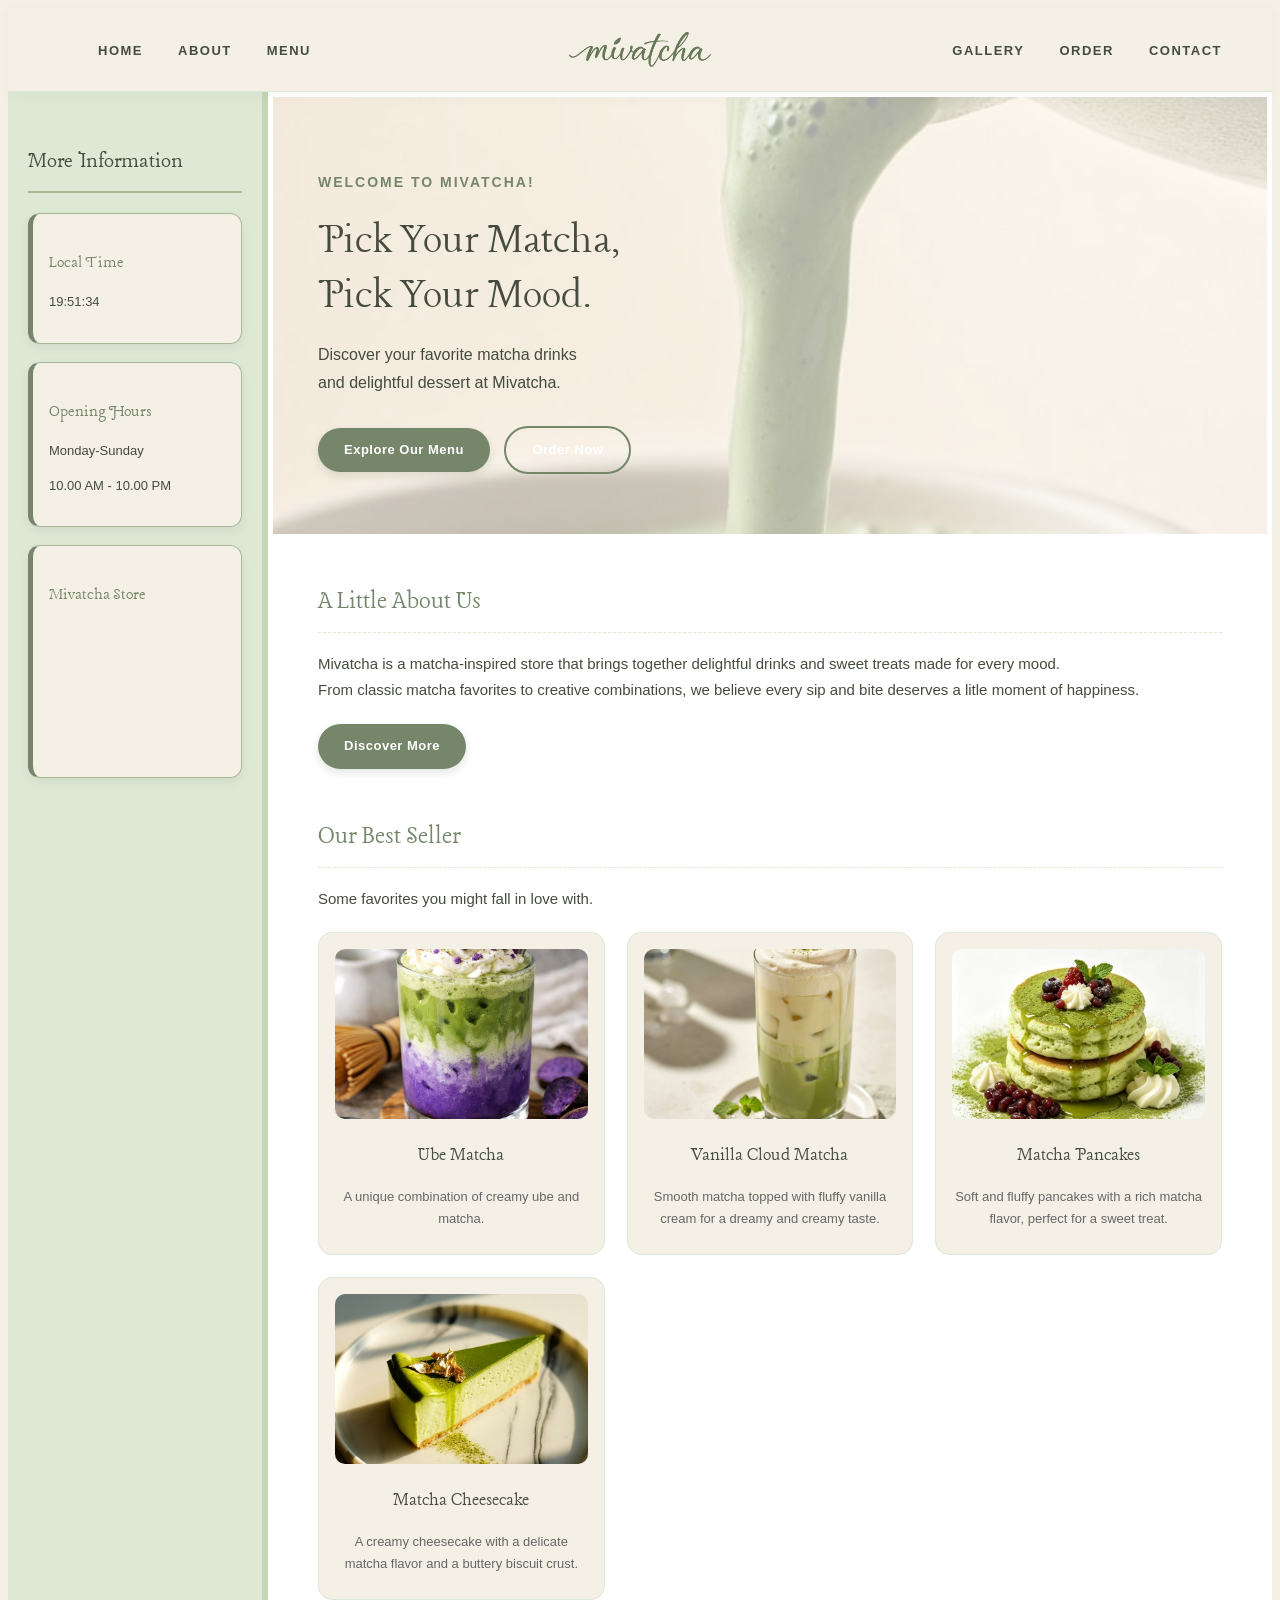
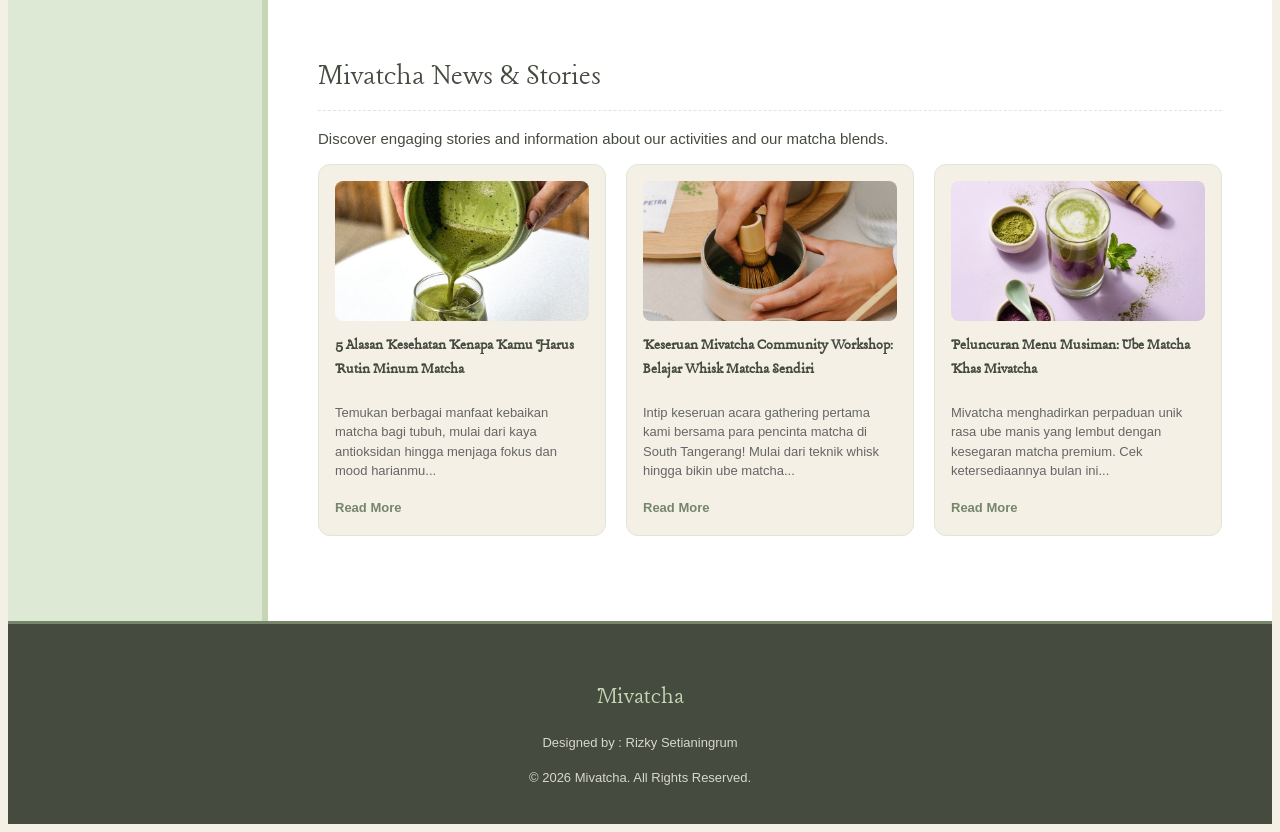
<file: index.html>
<!DOCTYPE html>
<html lang="en">
<head>
    <meta charset="UTF-8">
    <meta name="viewport" content="width=device-width, initial-scale=1.0">
    <title>Mivatcha | Pick Your Matcha, Pick Your Mood</title>
    <link rel="icon" href="images/logo m.png">
    <link rel="stylesheet" href="style.css">
    <link rel="stylesheet" href="https://fonts.googleapis.com/css?family=lancelot">
</head>
<body> 
    <!-- header -->
<header class="header">
    <nav class="navigasi-kiri">
        <ul>
            <li><a href="index.html">Home</a></li>
            <!-- dropdown about -->
            <li class="dropdown">
                <a href="about.html" class="dropbtn">About</a>
                <ul class="dropdown-content">
                    <li><a href="about.html#profile">About Mivatcha</a></li>
                    <li><a href="about.html#story">Our Story</a></li>
                    <li><a href="about.html#vision-mission">Vision & Mision</a></li>
                    <li><a href="about.html#goals">Goals</a></li>
                    <li><a href="about.html#team">Our Team</a></li>
                </ul>
            </li>

            <li><a href="menu.html">Menu</a></li>
        </ul>
    </nav>

    <div class="logo-container">
        <img src="images/Logo Kaligrafi Sage “mivatcha”.png" alt="Logo Mivatcha" class="logo-img">
    </div>

    <nav class="navigasi-kanan">
        <ul>
            <li><a href="gallery.html">Gallery</a></li>
            <li><a href="order.html">Order</a></li>
            <li><a href="contact.html">Contact</a></li>
        </ul>
    </nav>
</header>
<!-- sidebar -->
<aside class="sidebar">
    
    <h2>More Information</h2>

    <div class="clock-widget">
        <h3>Local Time</h3>
        <p id="digital-clock">00:00:00</p>
    </div>

    <div class="opening-hours">
        <h3>Opening Hours</h3>
        <p>Monday-Sunday</p>
        <p>10.00 AM - 10.00 PM</p>
    </div>

    <div class="youtube-video">
    <h3>Mivatcha Store</h3>
    <iframe src="https://www.youtube.com/embed/vztBQf_kU1M?si=RhCU1Ooqr7WZNze2" title="YouTube video player" frameborder="0" allow="accelerometer; autoplay; clipboard-write; encrypted-media; gyroscope; picture-in-picture; web-share" referrerpolicy="strict-origin-when-cross-origin" allowfullscreen></iframe>
</div>
</aside>

<main class="main-content">
<section class="hero">
    <div class="hero-text">
    <p class="subtitle">Welcome to Mivatcha!</p>
    <h1>Pick Your Matcha, <br> Pick Your Mood.</h1>
    
    <p>Discover your favorite matcha drinks <br> and delightful dessert at Mivatcha.
    </p>

    <a href="menu.html" class="button">Explore Our Menu</a>
    <a href="order.html" class="button button-secondary">Order Now</a>
    </div>

</section>

<section class="about-preview">
    <h2>A Little About Us</h2>
    <p>Mivatcha is a matcha-inspired store that brings together delightful drinks and sweet treats made for every mood.
    <br>
    From classic matcha favorites to creative combinations, we believe every sip and bite deserves a litle moment of happiness.
    </p>
    
    <a href="about.html" class="button">Discover More
    </a>
</section>

<section class="best-seller">
    <h2>Our Best Seller</h2>
    <p>Some favorites you might fall in love with.</p>

<div class="product-container">

    <div class="product-card">
        <img src="images/ube best seller.jpg" alt="Ube Matcha">
        <h3>Ube Matcha</h3>
        <p>A unique combination of creamy ube and matcha.</p>
    </div>

    <div class="product-card">
        <img src="images/Vanilla Cloud Matcha.jpg">
        <h3>Vanilla Cloud Matcha</h3>
        <p>Smooth matcha topped with fluffy vanilla cream for a dreamy and creamy taste.</p>
    </div>

    <div class="product-card">
        <img src="images/Matcha pancakes.jpg">
        <h3>Matcha Pancakes</h3>
        <p>Soft and fluffy pancakes with a rich matcha flavor, perfect for a sweet treat.</p>
    </div>

    <div class="product-card">
        <img src="images/matcha cheesecake.jpg">
        <h3>Matcha Cheesecake</h3>
        <p>A creamy cheesecake with a delicate matcha flavor and a buttery biscuit crust.</p>
    </div>
</div>
</section>
<!-- artikel mivatcha -->
<section class="articles-section">
    <h2>Mivatcha News & Stories</h2>
    <p class="articles-subtitle">Discover engaging stories and information about our activities and our matcha blends.</p>

    <div class="articles-container">
        <!-- Artikel 1 -->
        <article class="article-card">
            <img src="images/news.jpg" alt="Manfaat Matcha">
            <h3><a href="artikel1.html">5 Alasan Kesehatan Kenapa Kamu Harus Rutin Minum Matcha</a></h3>
            <p>Temukan berbagai manfaat kebaikan matcha bagi tubuh, mulai dari kaya antioksidan hingga menjaga fokus dan mood harianmu...</p>
            <a href="artikel1.html" class="read-more">Read More</a>
        </article>

        <!-- Artikel 2 -->
        <article class="article-card">
            <img src="images/whisk.jpg" alt="Workshop Mivatcha">
            <h3><a href="artikel2.html">Keseruan Mivatcha Community Workshop: Belajar Whisk Matcha Sendiri</a></h3>
            <p>Intip keseruan acara gathering pertama kami bersama para pencinta matcha di South Tangerang! Mulai dari teknik whisk hingga bikin ube matcha...</p>
            <a href="artikel2.html" class="read-more">Read More</a>
        </article>

        <!-- Artikel 3 -->
        <article class="article-card">
            <img src="images/ube.jpg" alt="Menu Musiman Mivatcha">
            <h3><a href="artikel3.html">Peluncuran Menu Musiman: Ube Matcha Khas Mivatcha</a></h3>
            <p>Mivatcha menghadirkan perpaduan unik rasa ube manis yang lembut dengan kesegaran matcha premium. Cek ketersediaannya bulan ini...</p>
            <a href="artikel3.html" class="read-more">Read More</a>
        </article>
    </div>
</section>
</main>

<!-- footer -->
 <footer>
    <div class="footer-content">
        <h2>Mivatcha</h2>
        <p>Designed by : Rizky Setianingrum</p>
        <p>&copy; 2026 Mivatcha. All Rights Reserved.</p>
    </div>
</footer>

<script src="script.js"></script>
</body>
</html>
</file>
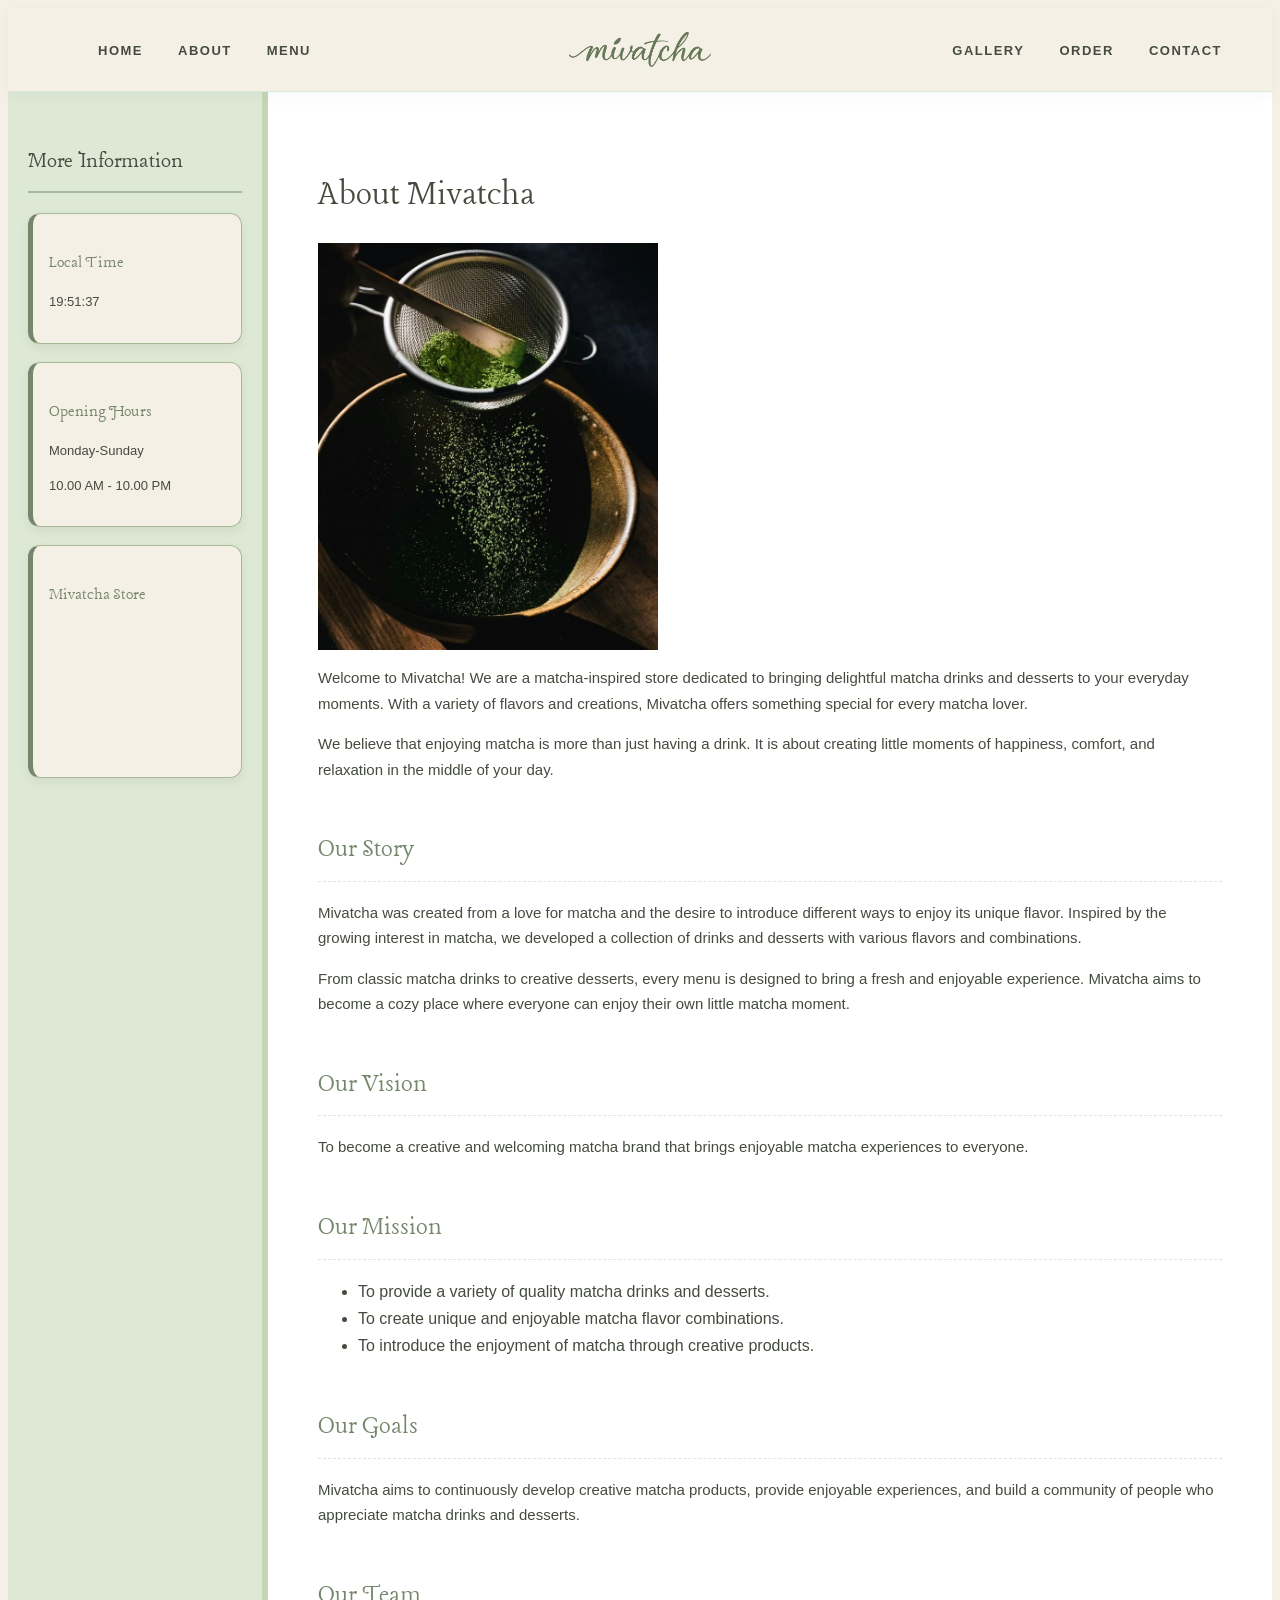
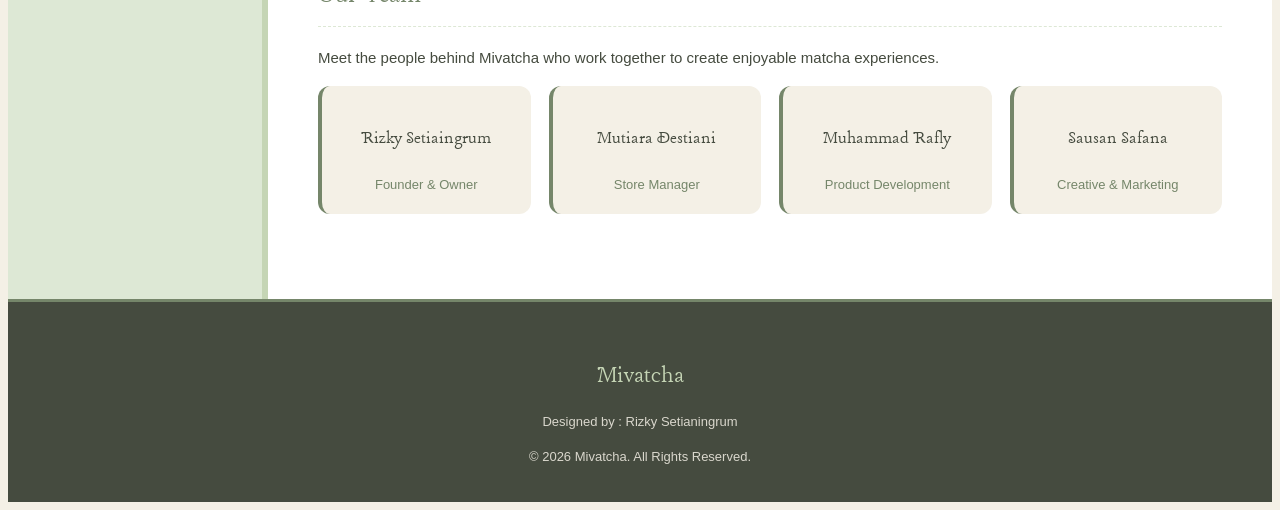
<file: about.html>
<!DOCTYPE html>
<html lang="en">
<head>
    <meta charset="UTF-8">
    <meta name="viewport" content="width=device-width, initial-scale=1.0">
    <title>About Us | Mivatcha</title>
    <link rel="icon" href="images/logo m.png">
    <link rel="stylesheet" href="style.css">
    <link rel="stylesheet" href="https://fonts.googleapis.com/css?family=lancelot">
</head>
<body> 
    <!-- header -->
<header class="header">
    <nav class="navigasi-kiri">
        <ul>
            <li><a href="index.html">Home</a></li>
            <!-- dropdown about -->
            <li class="dropdown">
                <a href="about.html" class="dropbtn">About</a>
                <ul class="dropdown-content">
                    <li><a href="about.html#profile">About Mivatcha</a></li>
                    <li><a href="about.html#story">Our Story</a></li>
                    <li><a href="about.html#vision-mission">Vision & Mision</a></li>
                    <li><a href="about.html#goals">Goals</a></li>
                    <li><a href="about.html#team">Our Team</a></li>
                </ul>
            </li>

            <li><a href="menu.html">Menu</a></li>
        </ul>
    </nav>

    <div class="logo-container">
        <img src="images/Logo Kaligrafi Sage “mivatcha”.png" alt="Logo Mivatcha" class="logo-img">
    </div>

    <nav class="navigasi-kanan">
        <ul>
            <li><a href="gallery.html">Gallery</a></li>
            <li><a href="order.html">Order</a></li>
            <li><a href="contact.html">Contact</a></li>
        </ul>
    </nav>
</header>
<!-- sidebar -->
<aside class="sidebar">
    
    <h2>More Information</h2>

    <div class="clock-widget">
        <h3>Local Time</h3>
        <p id="digital-clock">00:00:00</p>
    </div>

    <div class="opening-hours">
        <h3>Opening Hours</h3>
        <p>Monday-Sunday</p>
        <p>10.00 AM - 10.00 PM</p>
    </div>

    <div class="youtube-video">
    <h3>Mivatcha Store</h3>
    <iframe src="https://www.youtube.com/embed/vztBQf_kU1M?si=RhCU1Ooqr7WZNze2" title="YouTube video player" frameborder="0" allow="accelerometer; autoplay; clipboard-write; encrypted-media; gyroscope; picture-in-picture; web-share" referrerpolicy="strict-origin-when-cross-origin" allowfullscreen></iframe>
</div>
</aside>

<main class="main-content">

    <!-- about us -->
     <section id="profile" class="about-section">
        <h1>About Mivatcha</h1>
        <img src="images/making matcha 2.jpg" width="340px" height="340px" alt="Making Matcha">

        <p> Welcome to Mivatcha! We are a matcha-inspired store dedicated to bringing delightful matcha drinks and desserts to your everyday moments. With a variety of flavors and creations, Mivatcha offers something special for every matcha lover.</p>
        <p> We believe that enjoying matcha is more than just having a drink. It is about creating little moments of happiness, comfort, and relaxation in the middle of your day.</p>
     </section>

     <!-- our story -->
     <section id="story" class="story-selection">
        <h2>Our Story</h2>

        <p>Mivatcha was created from a love for matcha and the desire to introduce different ways to enjoy its unique flavor. Inspired by the growing interest in matcha, we developed a collection of drinks and desserts with various flavors and combinations.
        </p>
        <p>From classic matcha drinks to creative desserts, every menu is designed to bring a fresh and enjoyable experience. Mivatcha aims to become a cozy place where everyone can enjoy their own little matcha moment.</p>
     </section>

     <!-- visi & misi -->
    <section id="vision-mission" class="vision-section">
        <h2>Our Vision</h2>
        <p>To become a creative and welcoming matcha brand that brings enjoyable matcha experiences to everyone.</p>
    </section>

    <section id="vision-mission" class="mission-section">
        <h2>Our Mission</h2>

        <ul>
            <li>To provide a variety of quality matcha drinks and desserts.</li>
            <li>To create unique and enjoyable matcha flavor combinations.</li>
            <li>To introduce the enjoyment of matcha through creative products.</li>
        </ul>
    </section>

    <!-- our goals -->
    <section id="goals" class="goals-section">
        <h2>Our Goals</h2>
        <p>Mivatcha aims to continuously develop creative matcha products, provide enjoyable experiences, and build a community of people who appreciate matcha drinks and desserts.</p>
    </section>

    <!-- struktur organisasi -->
    <section id="team" class="organization-section">
        <h2>Our Team</h2>
        <p>Meet the people behind Mivatcha who work together to create enjoyable matcha experiences.</p>

        <div class="organization">
            <div class="team-member">
                <h3>Rizky Setiaingrum</h3>
                <p>Founder & Owner</p>
            </div>

            <div class="team-member">
                <h3>Mutiara Destiani</h3>
                <p>Store Manager</p>
            </div>

            <div class="team-member">
                <h3>Muhammad Rafly</h3>
                <p>Product Development</p>
            </div>

            <div class="team-member">
                <h3>Sausan Safana</h3>
                <p>Creative & Marketing</p>
            </div>
            
        </div>
    </section>
</main>

<!-- footer -->
 <footer>
    <div class="footer-content">
        <h2>Mivatcha</h2>
        <p>Designed by : Rizky Setianingrum</p>
        <p>&copy; 2026 Mivatcha. All Rights Reserved.</p>
    </div>
</footer>

<script src="script.js"></script>
</body>
</html>
</file>
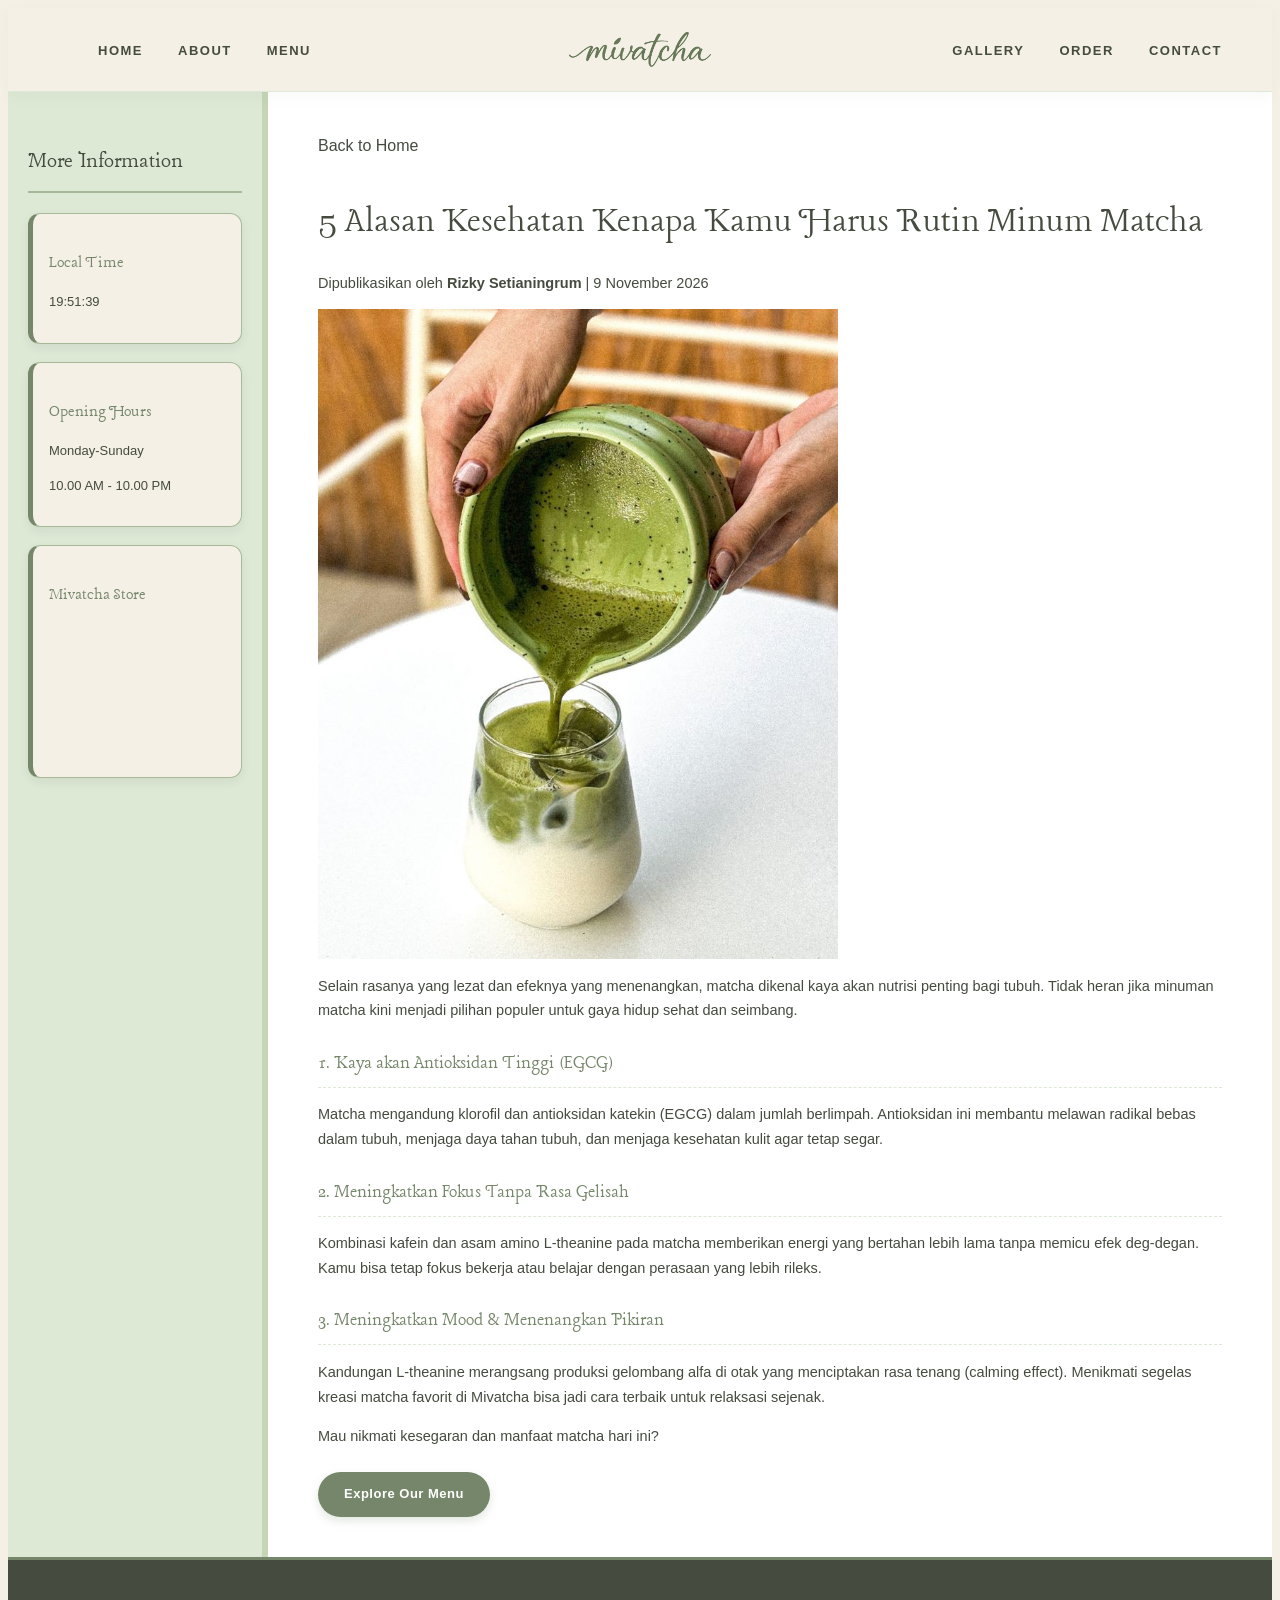
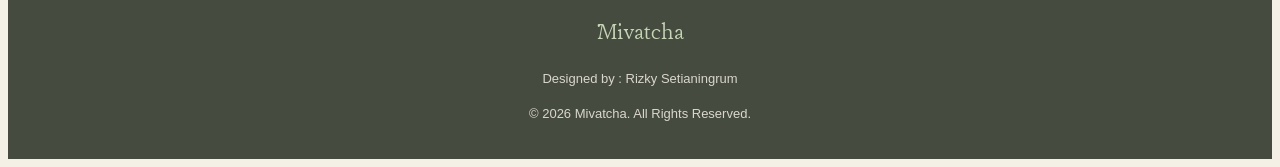
<file: artikel1.html>
<!DOCTYPE html>
<html lang="en">
<head>
    <meta charset="UTF-8">
    <meta name="viewport" content="width=device-width, initial-scale=1.0">
    <title>Rahasia Ceremonial Matcha Mivatcha | Mivatcha</title>
    <link rel="icon" href="images/logo m.png">
    <link rel="stylesheet" href="style.css">
    <link rel="stylesheet" href="https://fonts.googleapis.com/css?family=lancelot">
</head>
<body> 
    <!-- header -->
<header class="header">
    <nav class="navigasi-kiri">
        <ul>
            <li><a href="index.html">Home</a></li>
            <!-- dropdown about -->
            <li class="dropdown">
                <a href="about.html" class="dropbtn">About</a>
                <ul class="dropdown-content">
                    <li><a href="about.html#profile">About Mivatcha</a></li>
                    <li><a href="about.html#story">Our Story</a></li>
                    <li><a href="about.html#vision-mission">Vision & Mision</a></li>
                    <li><a href="about.html#goals">Goals</a></li>
                    <li><a href="about.html#team">Our Team</a></li>
                </ul>
            </li>

            <li><a href="menu.html">Menu</a></li>
        </ul>
    </nav>

    <div class="logo-container">
        <img src="images/Logo Kaligrafi Sage “mivatcha”.png" alt="Logo Mivatcha" class="logo-img">
    </div>

    <nav class="navigasi-kanan">
        <ul>
            <li><a href="gallery.html">Gallery</a></li>
            <li><a href="order.html">Order</a></li>
            <li><a href="contact.html">Contact</a></li>
        </ul>
    </nav>
</header>
<!-- sidebar -->
<aside class="sidebar">
    
    <h2>More Information</h2>

    <div class="clock-widget">
        <h3>Local Time</h3>
        <p id="digital-clock">00:00:00</p>
    </div>

    <div class="opening-hours">
        <h3>Opening Hours</h3>
        <p>Monday-Sunday</p>
        <p>10.00 AM - 10.00 PM</p>
    </div>

    <div class="youtube-video">
    <h3>Mivatcha Store</h3>
    <iframe src="https://www.youtube.com/embed/vztBQf_kU1M?si=RhCU1Ooqr7WZNze2" title="YouTube video player" frameborder="0" allow="accelerometer; autoplay; clipboard-write; encrypted-media; gyroscope; picture-in-picture; web-share" referrerpolicy="strict-origin-when-cross-origin" allowfullscreen></iframe>
</div>
</aside>

    <!-- konten utama artikel -->
    <main class="main-content">
       <article class="full-article">
            <a href="index.html" class="back-link">Back to Home</a>
            
            <h1>5 Alasan Kesehatan Kenapa Kamu Harus Rutin Minum Matcha</h1>
            <p class="article-meta">Dipublikasikan oleh <strong>Rizky Setianingrum</strong> | 9 November 2026</p>
            
            <img src="images/news.jpg" width="520px" height="520px" alt="Kesehatan Matcha Mivatcha" class="article-full-img">
            
            <p class="article-intro">
                Selain rasanya yang lezat dan efeknya yang menenangkan, matcha dikenal kaya akan nutrisi penting bagi tubuh. Tidak heran jika minuman matcha kini menjadi pilihan populer untuk gaya hidup sehat dan seimbang.
            </p>

            <h2>1. Kaya akan Antioksidan Tinggi (EGCG)</h2>
            <p>
                Matcha mengandung klorofil dan antioksidan katekin (EGCG) dalam jumlah berlimpah. Antioksidan ini membantu melawan radikal bebas dalam tubuh, menjaga daya tahan tubuh, dan menjaga kesehatan kulit agar tetap segar.
            </p>

            <h2>2. Meningkatkan Fokus Tanpa Rasa Gelisah</h2>
            <p>
                Kombinasi kafein dan asam amino L-theanine pada matcha memberikan energi yang bertahan lebih lama tanpa memicu efek deg-degan. Kamu bisa tetap fokus bekerja atau belajar dengan perasaan yang lebih rileks.
            </p>

            <h2>3. Meningkatkan Mood & Menenangkan Pikiran</h2>
            <p>
                Kandungan L-theanine merangsang produksi gelombang alfa di otak yang menciptakan rasa tenang (calming effect). Menikmati segelas kreasi matcha favorit di Mivatcha bisa jadi cara terbaik untuk relaksasi sejenak.
            </p>

            <div class="article-footer-box">
                <p>Mau nikmati kesegaran dan manfaat matcha hari ini?</p>
                <a href="order.html" class="button">Explore Our Menu</a>
            </div>
        </article>
    </main>

<!-- footer -->
 <footer>
    <div class="footer-content">
        <h2>Mivatcha</h2>
        <p>Designed by : Rizky Setianingrum</p>
        <p>&copy; 2026 Mivatcha. All Rights Reserved.</p>
    </div>
</footer>

<script src="script.js"></script>
</body>
</html>
</file>
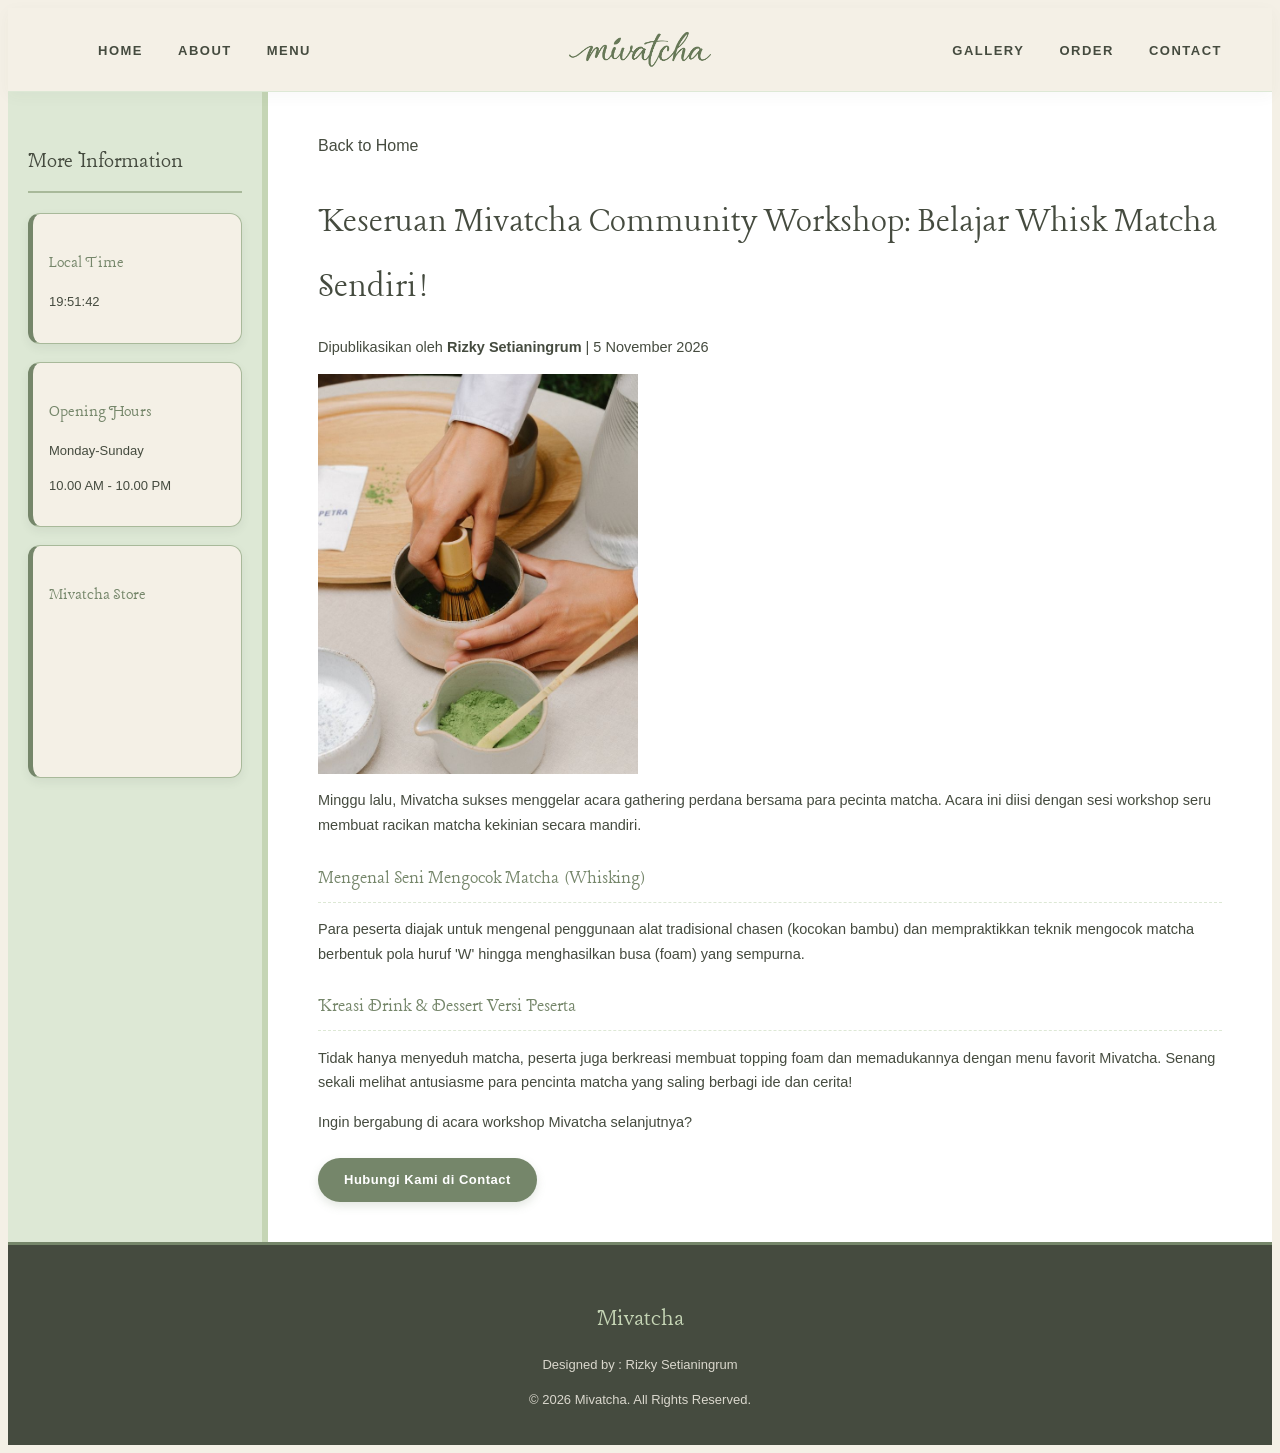
<file: artikel2.html>
<!DOCTYPE html>
<html lang="en">
<head>
    <meta charset="UTF-8">
    <meta name="viewport" content="width=device-width, initial-scale=1.0">
    <title>Mivatcha Community Workshop | Mivatcha</title>
    <link rel="icon" href="images/logo m.png">
    <link rel="stylesheet" href="style.css">
    <link rel="stylesheet" href="https://fonts.googleapis.com/css?family=lancelot">
</head>
<body> 
    <!-- header -->
<header class="header">
    <nav class="navigasi-kiri">
        <ul>
            <li><a href="index.html">Home</a></li>
            <!-- dropdown about -->
            <li class="dropdown">
                <a href="about.html" class="dropbtn">About</a>
                <ul class="dropdown-content">
                    <li><a href="about.html#profile">About Mivatcha</a></li>
                    <li><a href="about.html#story">Our Story</a></li>
                    <li><a href="about.html#vision-mission">Vision & Mision</a></li>
                    <li><a href="about.html#goals">Goals</a></li>
                    <li><a href="about.html#team">Our Team</a></li>
                </ul>
            </li>

            <li><a href="menu.html">Menu</a></li>
        </ul>
    </nav>

    <div class="logo-container">
        <img src="images/Logo Kaligrafi Sage “mivatcha”.png" alt="Logo Mivatcha" class="logo-img">
    </div>

    <nav class="navigasi-kanan">
        <ul>
            <li><a href="gallery.html">Gallery</a></li>
            <li><a href="order.html">Order</a></li>
            <li><a href="contact.html">Contact</a></li>
        </ul>
    </nav>
</header>
<!-- sidebar -->
<aside class="sidebar">
    
    <h2>More Information</h2>

    <div class="clock-widget">
        <h3>Local Time</h3>
        <p id="digital-clock">00:00:00</p>
    </div>

    <div class="opening-hours">
        <h3>Opening Hours</h3>
        <p>Monday-Sunday</p>
        <p>10.00 AM - 10.00 PM</p>
    </div>

    <div class="youtube-video">
    <h3>Mivatcha Store</h3>
    <iframe src="https://www.youtube.com/embed/vztBQf_kU1M?si=RhCU1Ooqr7WZNze2" title="YouTube video player" frameborder="0" allow="accelerometer; autoplay; clipboard-write; encrypted-media; gyroscope; picture-in-picture; web-share" referrerpolicy="strict-origin-when-cross-origin" allowfullscreen></iframe>
</div>
</aside>

    <!-- KONTEN UTAMA ARTIKEL -->
    <main class="main-content">
        <article class="full-article">
            <a href="index.html" class="back-link">Back to Home</a>
            
            <h1>Keseruan Mivatcha Community Workshop: Belajar Whisk Matcha Sendiri!</h1>
            <p class="article-meta">Dipublikasikan oleh <strong>Rizky Setianingrum</strong> | 5 November 2026</p>
            
            <img src="images/whisk.jpg" width="320px" height="320px" alt="Workshop Mivatcha" class="article-full-img">
            
            <p class="article-intro">
                Minggu lalu, Mivatcha sukses menggelar acara gathering perdana bersama para pecinta matcha. Acara ini diisi dengan sesi workshop seru membuat racikan matcha kekinian secara mandiri.
            </p>

            <h2>Mengenal Seni Mengocok Matcha (Whisking)</h2>
            <p>
                Para peserta diajak untuk mengenal penggunaan alat tradisional chasen (kocokan bambu) dan mempraktikkan teknik mengocok matcha berbentuk pola huruf 'W' hingga menghasilkan busa (foam) yang sempurna.
            </p>

            <h2>Kreasi Drink & Dessert Versi Peserta</h2>
            <p>
                Tidak hanya menyeduh matcha, peserta juga berkreasi membuat topping foam dan memadukannya dengan menu favorit Mivatcha. Senang sekali melihat antusiasme para pencinta matcha yang saling berbagi ide dan cerita!
            </p>

            <div class="article-footer-box">
                <p>Ingin bergabung di acara workshop Mivatcha selanjutnya?</p>
                <a href="contact.html" class="button">Hubungi Kami di Contact</a>
            </div>
        </article>
    </main>

 <!-- footer -->
 <footer>
    <div class="footer-content">
        <h2>Mivatcha</h2>
        <p>Designed by : Rizky Setianingrum</p>
        <p>&copy; 2026 Mivatcha. All Rights Reserved.</p>
    </div>
</footer>

<script src="script.js"></script>
</body>
</html>
</file>
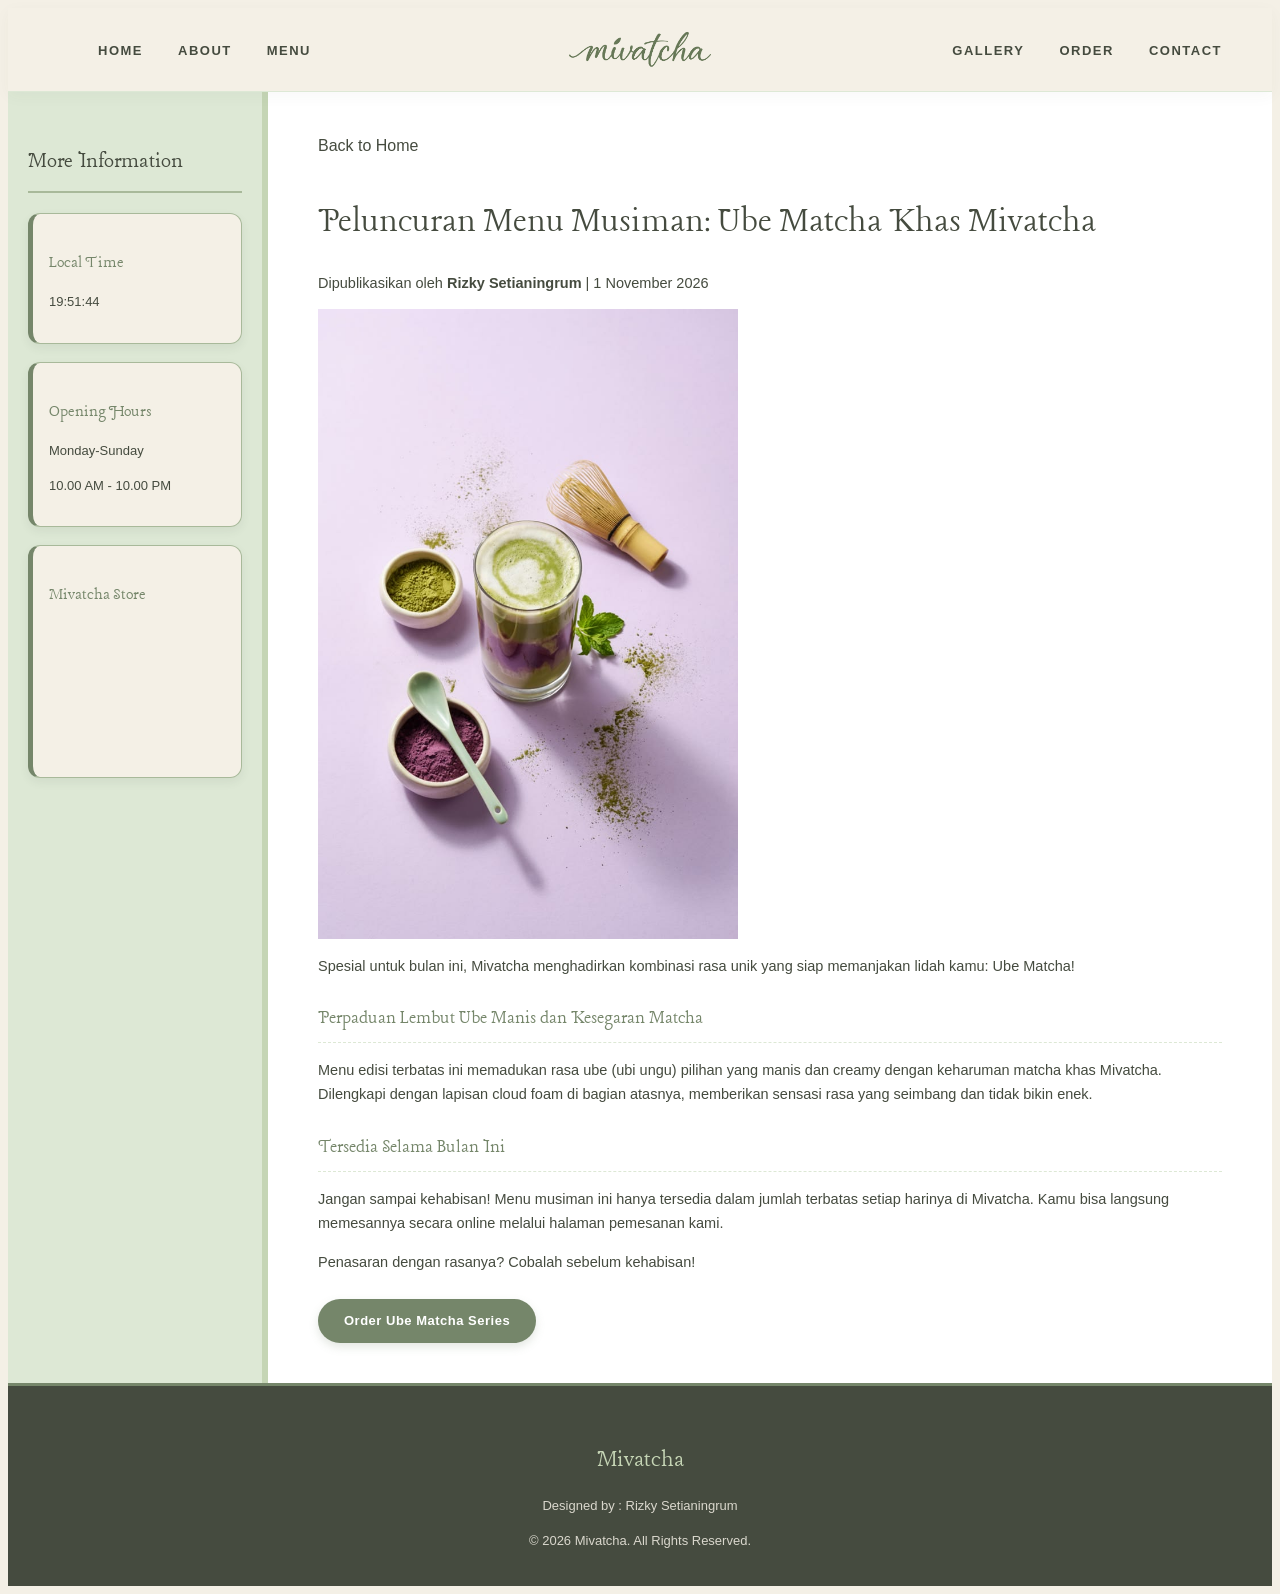
<file: artikel3.html>
<!DOCTYPE html>
<html lang="en">
<head>
    <meta charset="UTF-8">
    <meta name="viewport" content="width=device-width, initial-scale=1.0">
    <title>Mivatcha Community Workshop | Mivatcha</title>
    <link rel="icon" href="images/logo m.png">
    <link rel="stylesheet" href="style.css">
    <link rel="stylesheet" href="https://fonts.googleapis.com/css?family=lancelot">
</head>
<body> 
    <!-- header -->
<header class="header">
    <nav class="navigasi-kiri">
        <ul>
            <li><a href="index.html">Home</a></li>
            <!-- dropdown about -->
            <li class="dropdown">
                <a href="about.html" class="dropbtn">About</a>
                <ul class="dropdown-content">
                    <li><a href="about.html#profile">About Mivatcha</a></li>
                    <li><a href="about.html#story">Our Story</a></li>
                    <li><a href="about.html#vision-mission">Vision & Mision</a></li>
                    <li><a href="about.html#goals">Goals</a></li>
                    <li><a href="about.html#team">Our Team</a></li>
                </ul>
            </li>

            <li><a href="menu.html">Menu</a></li>
        </ul>
    </nav>

    <div class="logo-container">
        <img src="images/Logo Kaligrafi Sage “mivatcha”.png" alt="Logo Mivatcha" class="logo-img">
    </div>

    <nav class="navigasi-kanan">
        <ul>
            <li><a href="gallery.html">Gallery</a></li>
            <li><a href="order.html">Order</a></li>
            <li><a href="contact.html">Contact</a></li>
        </ul>
    </nav>
</header>
<!-- sidebar -->
<aside class="sidebar">
    
    <h2>More Information</h2>

    <div class="clock-widget">
        <h3>Local Time</h3>
        <p id="digital-clock">00:00:00</p>
    </div>

    <div class="opening-hours">
        <h3>Opening Hours</h3>
        <p>Monday-Sunday</p>
        <p>10.00 AM - 10.00 PM</p>
    </div>

    <div class="youtube-video">
    <h3>Mivatcha Store</h3>
    <iframe src="https://www.youtube.com/embed/vztBQf_kU1M?si=RhCU1Ooqr7WZNze2" title="YouTube video player" frameborder="0" allow="accelerometer; autoplay; clipboard-write; encrypted-media; gyroscope; picture-in-picture; web-share" referrerpolicy="strict-origin-when-cross-origin" allowfullscreen></iframe>
</div>
</aside>

    <main class="main-content">
        <article class="full-article">
            <a href="index.html" class="back-link">Back to Home</a>
            
            <h1>Peluncuran Menu Musiman: Ube Matcha Khas Mivatcha</h1>
            <p class="article-meta">Dipublikasikan oleh <strong>Rizky Setianingrum</strong> | 1 November 2026</p>
            
            <img src="images/ube.jpg" width="420px" height="420px"  alt="Menu Musiman Mivatcha" class="article-full-img">
            
            <p class="article-intro">
                Spesial untuk bulan ini, Mivatcha menghadirkan kombinasi rasa unik yang siap memanjakan lidah kamu: Ube Matcha!
            </p>

            <h2>Perpaduan Lembut Ube Manis dan Kesegaran Matcha</h2>
            <p>
                Menu edisi terbatas ini memadukan rasa ube (ubi ungu) pilihan yang manis dan creamy dengan keharuman matcha khas Mivatcha. Dilengkapi dengan lapisan cloud foam di bagian atasnya, memberikan sensasi rasa yang seimbang dan tidak bikin enek.
            </p>

            <h2>Tersedia Selama Bulan Ini</h2>
            <p>
                Jangan sampai kehabisan! Menu musiman ini hanya tersedia dalam jumlah terbatas setiap harinya di Mivatcha. Kamu bisa langsung memesannya secara online melalui halaman pemesanan kami.
            </p>

            <div class="article-footer-box">
                <p>Penasaran dengan rasanya? Cobalah sebelum kehabisan!</p>
                <a href="order.html" class="button">Order Ube Matcha Series</a>
            </div>
        </article>
    </main>

<!-- footer -->
 <footer>
    <div class="footer-content">
        <h2>Mivatcha</h2>
        <p>Designed by : Rizky Setianingrum</p>
        <p>&copy; 2026 Mivatcha. All Rights Reserved.</p>
    </div>
</footer>

<script src="script.js"></script>
</body>
</html>
</file>
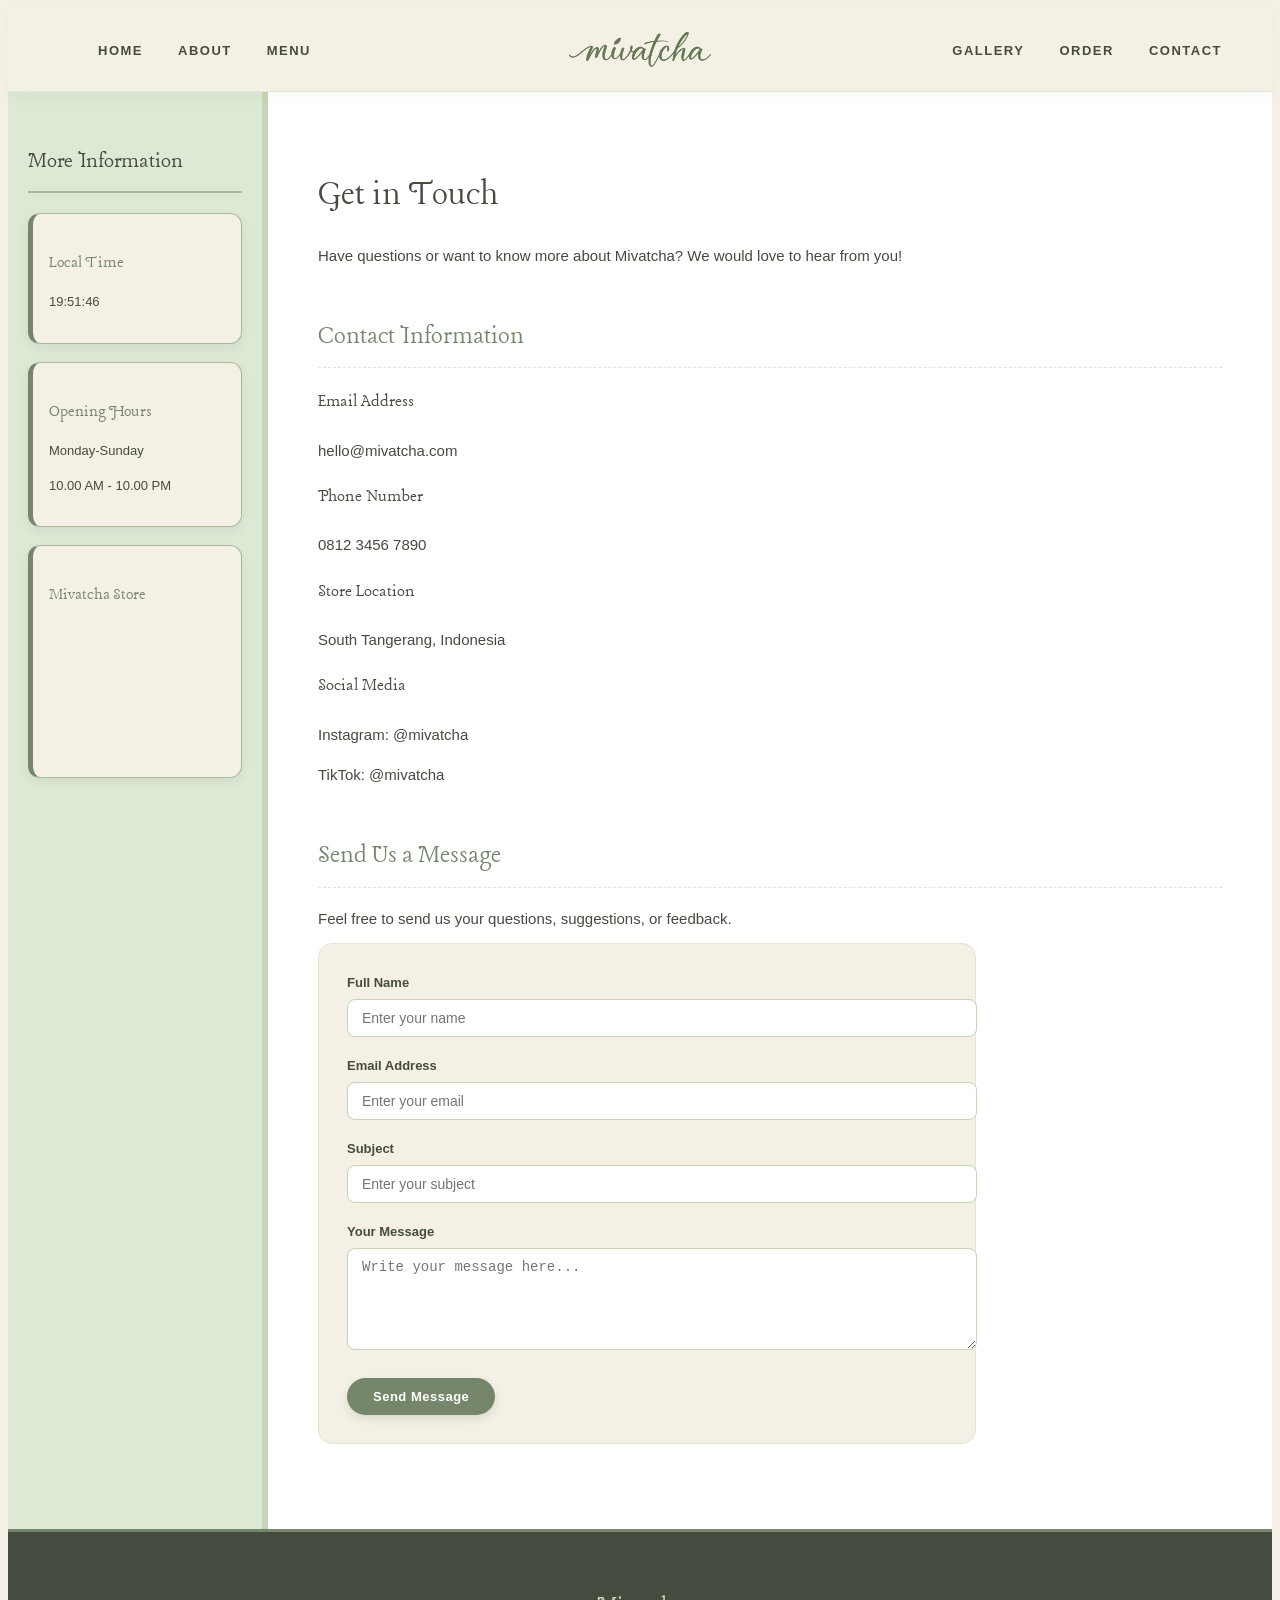
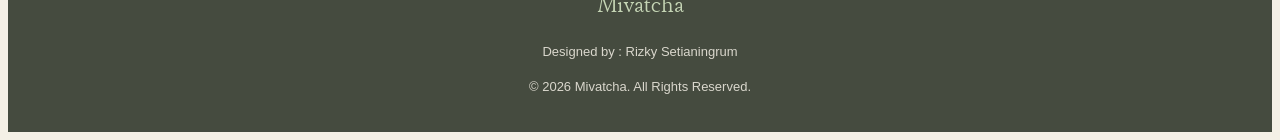
<file: contact.html>
<!DOCTYPE html>
<html lang="en">
<head>
    <meta charset="UTF-8">
    <meta name="viewport" content="width=device-width, initial-scale=1.0">
    <title>Contact Us | Mivatcha</title>
    <link rel="icon" href="images/logo m.png">
    <link rel="stylesheet" href="style.css">
    <link rel="stylesheet" href="https://fonts.googleapis.com/css?family=lancelot">
</head>
<body> 
    <!-- header -->
<header class="header">
    <nav class="navigasi-kiri">
        <ul>
            <li><a href="index.html">Home</a></li>
            <!-- dropdown about -->
            <li class="dropdown">
                <a href="about.html" class="dropbtn">About</a>
                <ul class="dropdown-content">
                    <li><a href="about.html#profile">About Mivatcha</a></li>
                    <li><a href="about.html#story">Our Story</a></li>
                    <li><a href="about.html#vision-mission">Vision & Mision</a></li>
                    <li><a href="about.html#goals">Goals</a></li>
                    <li><a href="about.html#team">Our Team</a></li>
                </ul>
            </li>

            <li><a href="menu.html">Menu</a></li>
        </ul>
    </nav>

    <div class="logo-container">
        <img src="images/Logo Kaligrafi Sage “mivatcha”.png" alt="Logo Mivatcha" class="logo-img">
    </div>

    <nav class="navigasi-kanan">
        <ul>
            <li><a href="gallery.html">Gallery</a></li>
            <li><a href="order.html">Order</a></li>
            <li><a href="contact.html">Contact</a></li>
        </ul>
    </nav>
</header>
<!-- sidebar -->
<aside class="sidebar">
    
    <h2>More Information</h2>

    <div class="clock-widget">
        <h3>Local Time</h3>
        <p id="digital-clock">00:00:00</p>
    </div>

    <div class="opening-hours">
        <h3>Opening Hours</h3>
        <p>Monday-Sunday</p>
        <p>10.00 AM - 10.00 PM</p>
    </div>

    <div class="youtube-video">
    <h3>Mivatcha Store</h3>
    <iframe src="https://www.youtube.com/embed/vztBQf_kU1M?si=RhCU1Ooqr7WZNze2" title="YouTube video player" frameborder="0" allow="accelerometer; autoplay; clipboard-write; encrypted-media; gyroscope; picture-in-picture; web-share" referrerpolicy="strict-origin-when-cross-origin" allowfullscreen></iframe>
</div>
</aside>

<main class="main-content">
    <section class="contact-section">
        <h1>Get in Touch</h1>
        <p>Have questions or want to know more about Mivatcha? We would love to hear from you!</p>
    </section>

    <section class="contact-information">
        <h2>Contact Information</h2>

        <div class="contact-item">
            <h3>Email Address</h3>
            <p>hello@mivatcha.com</p>
        </div>

        <div class="contact-item">
            <h3>Phone Number</h3>
            <p>0812 3456 7890</p>
        </div>

        <div class="contact-item">
            <h3>Store Location</h3>
            <p>South Tangerang, Indonesia</p>
        </div>

        <div class="contact-item">
            <h3>Social Media</h3>
            <p>Instagram: @mivatcha</p>
            <p>TikTok: @mivatcha</p>
        </div>
    </section>

    <section class="contact-form-section">
        <h2>Send Us a Message</h2>
        <p>Feel free to send us your questions, suggestions, or feedback.</p>

        <form class="contact-form" action="#" method="post">

        <div class="form-group">
            <label for="name">Full Name</label>
            <input type="text" id="name" name="name" placeholder="Enter your name" required>
        </div>

        <div class="form-group">
            <label for="contact-email">Email Address</label>
            <input type="email" id="contact-email" name="email" placeholder="Enter your email" required>
        </div>

        <div class="form-group">
            <label for="subject">Subject</label>
            <input type="text" id="subject" name="subject" placeholder="Enter your subject" required>
        </div>

        <div class="form-group">
            <label for="message">Your Message</label>
            <textarea id="message" name="message" rows="5" placeholder="Write your message here..." required></textarea>
        </div>

        <button type="submit">Send Message</button>

        </form>
    </section>
</main>

<!-- footer -->
 <footer>
    <div class="footer-content">
        <h2>Mivatcha</h2>
        <p>Designed by : Rizky Setianingrum</p>
        <p>&copy; 2026 Mivatcha. All Rights Reserved.</p>
    </div>
</footer>

<script src="script.js"></script>
</body>
</html>
</file>
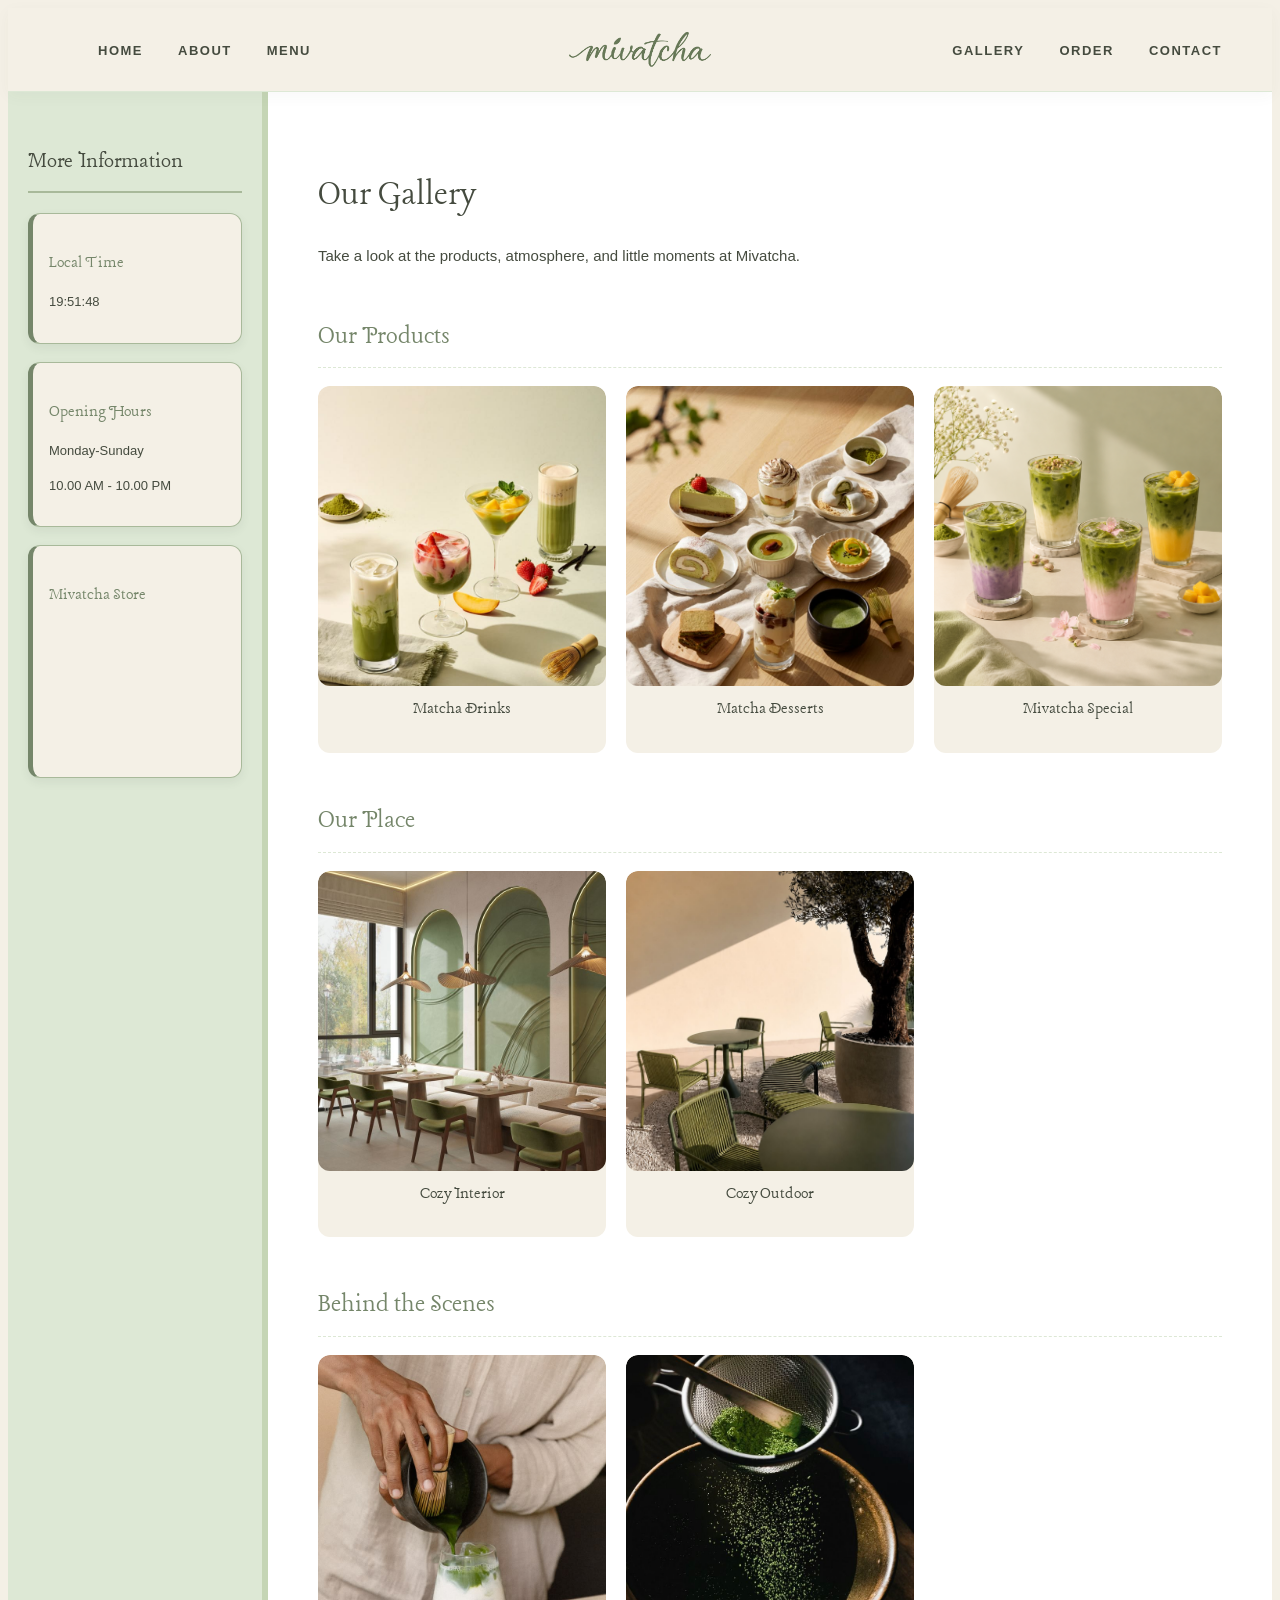
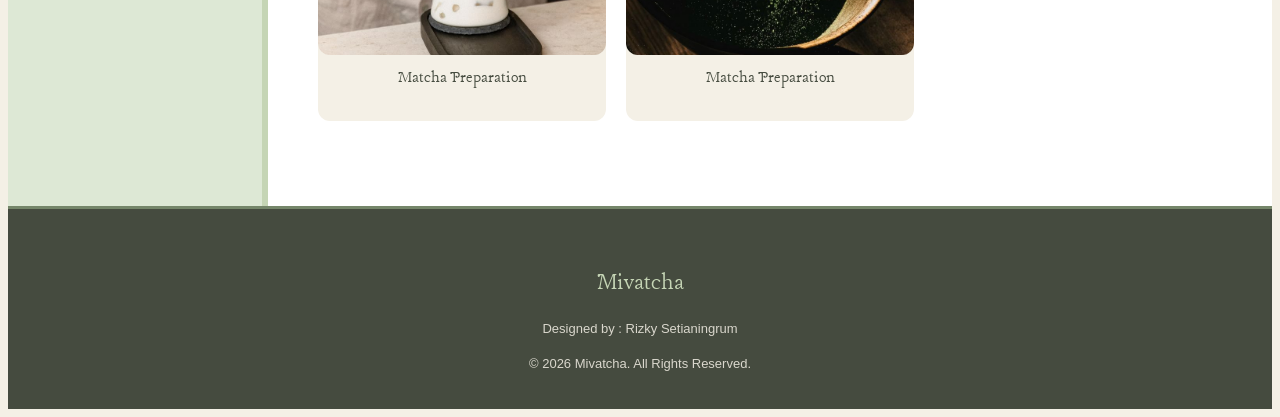
<file: gallery.html>
<!DOCTYPE html>
<html lang="en">
<head>
    <meta charset="UTF-8">
    <meta name="viewport" content="width=device-width, initial-scale=1.0">
    <title>Gallery | Mivatcha</title>
    <link rel="icon" href="images/logo m.png">
    <link rel="stylesheet" href="style.css">
    <link rel="stylesheet" href="https://fonts.googleapis.com/css?family=lancelot">
</head>
<body> 
    <!-- header -->
<header class="header">
    <nav class="navigasi-kiri">
        <ul>
            <li><a href="index.html">Home</a></li>
            <!-- dropdown about -->
            <li class="dropdown">
                <a href="about.html" class="dropbtn">About</a>
                <ul class="dropdown-content">
                    <li><a href="about.html#profile">About Mivatcha</a></li>
                    <li><a href="about.html#story">Our Story</a></li>
                    <li><a href="about.html#vision-mission">Vision & Mision</a></li>
                    <li><a href="about.html#goals">Goals</a></li>
                    <li><a href="about.html#team">Our Team</a></li>
                </ul>
            </li>

            <li><a href="menu.html">Menu</a></li>
        </ul>
    </nav>

    <div class="logo-container">
        <img src="images/Logo Kaligrafi Sage “mivatcha”.png" alt="Logo Mivatcha" class="logo-img">
    </div>

    <nav class="navigasi-kanan">
        <ul>
            <li><a href="gallery.html">Gallery</a></li>
            <li><a href="order.html">Order</a></li>
            <li><a href="contact.html">Contact</a></li>
        </ul>
    </nav>
</header>
<!-- sidebar -->
<aside class="sidebar">
    
    <h2>More Information</h2>

    <div class="clock-widget">
        <h3>Local Time</h3>
        <p id="digital-clock">00:00:00</p>
    </div>

    <div class="opening-hours">
        <h3>Opening Hours</h3>
        <p>Monday-Sunday</p>
        <p>10.00 AM - 10.00 PM</p>
    </div>

    <div class="youtube-video">
    <h3>Mivatcha Store</h3>
    <iframe src="https://www.youtube.com/embed/vztBQf_kU1M?si=RhCU1Ooqr7WZNze2" title="YouTube video player" frameborder="0" allow="accelerometer; autoplay; clipboard-write; encrypted-media; gyroscope; picture-in-picture; web-share" referrerpolicy="strict-origin-when-cross-origin" allowfullscreen></iframe>
</div>
</aside>

<main class="main-content">
    <!-- gallery section -->
<section class="gallery-section">
    <h1>Our Gallery</h1>
    <p>Take a look at the products, atmosphere, and little moments at Mivatcha.</p>
</section>

<section class="gallery-kategori">
    <h2>Our Products</h2>

    <div class="gallery-container">
        <div class="gallery-item">
            <img src="images/produck matcha.jpg" alt="Matcha Drinks">
            <h3>Matcha Drinks</h3>
        </div>

        <div class="gallery-item">
            <img src="images/matcha desserts.jpg" alt="Matcha Desserts">
            <h3>Matcha Desserts</h3>
        </div>

        <div class="gallery-item">
            <img src="images/mivatcha special.png" alt="Mivatcha Special">
            <h3>Mivatcha Special</h3>
        </div>
    </div>
</section>

<section class="gallery-kategori">
    <h2>Our Place</h2>

    <div class="gallery-container">
        <div class="gallery-item">
            <img src="images/interior cafe.jpg" alt="Mivatcha Interior">
            <h3>Cozy Interior</h3>
        </div>

        <div class="gallery-item">
            <img src="images/outdoor.jpg" alt="Mivatcha Outdoor">
            <h3>Cozy Outdoor</h3>
        </div>
    </div>
</section>

<section class="gallery-kategori">
    <h2>Behind the Scenes</h2>

    <div class="gallery-container">
        <div class="gallery-item">
            <img src="images/making matcha.jpg" alt="Making Matcha">
            <h3>Matcha Preparation</h3>
        </div>

        <div class="gallery-item">
            <img src="images/making matcha 2.jpg" alt="Making Matcha">
            <h3>Matcha Preparation</h3>
        </div>
    </div>
</section>
</main>

<!-- footer -->
 <footer>
    <div class="footer-content">
        <h2>Mivatcha</h2>
        <p>Designed by : Rizky Setianingrum</p>
        <p>&copy; 2026 Mivatcha. All Rights Reserved.</p>
    </div>
</footer>

<script src="script.js"></script>
</body>
</html>
</file>
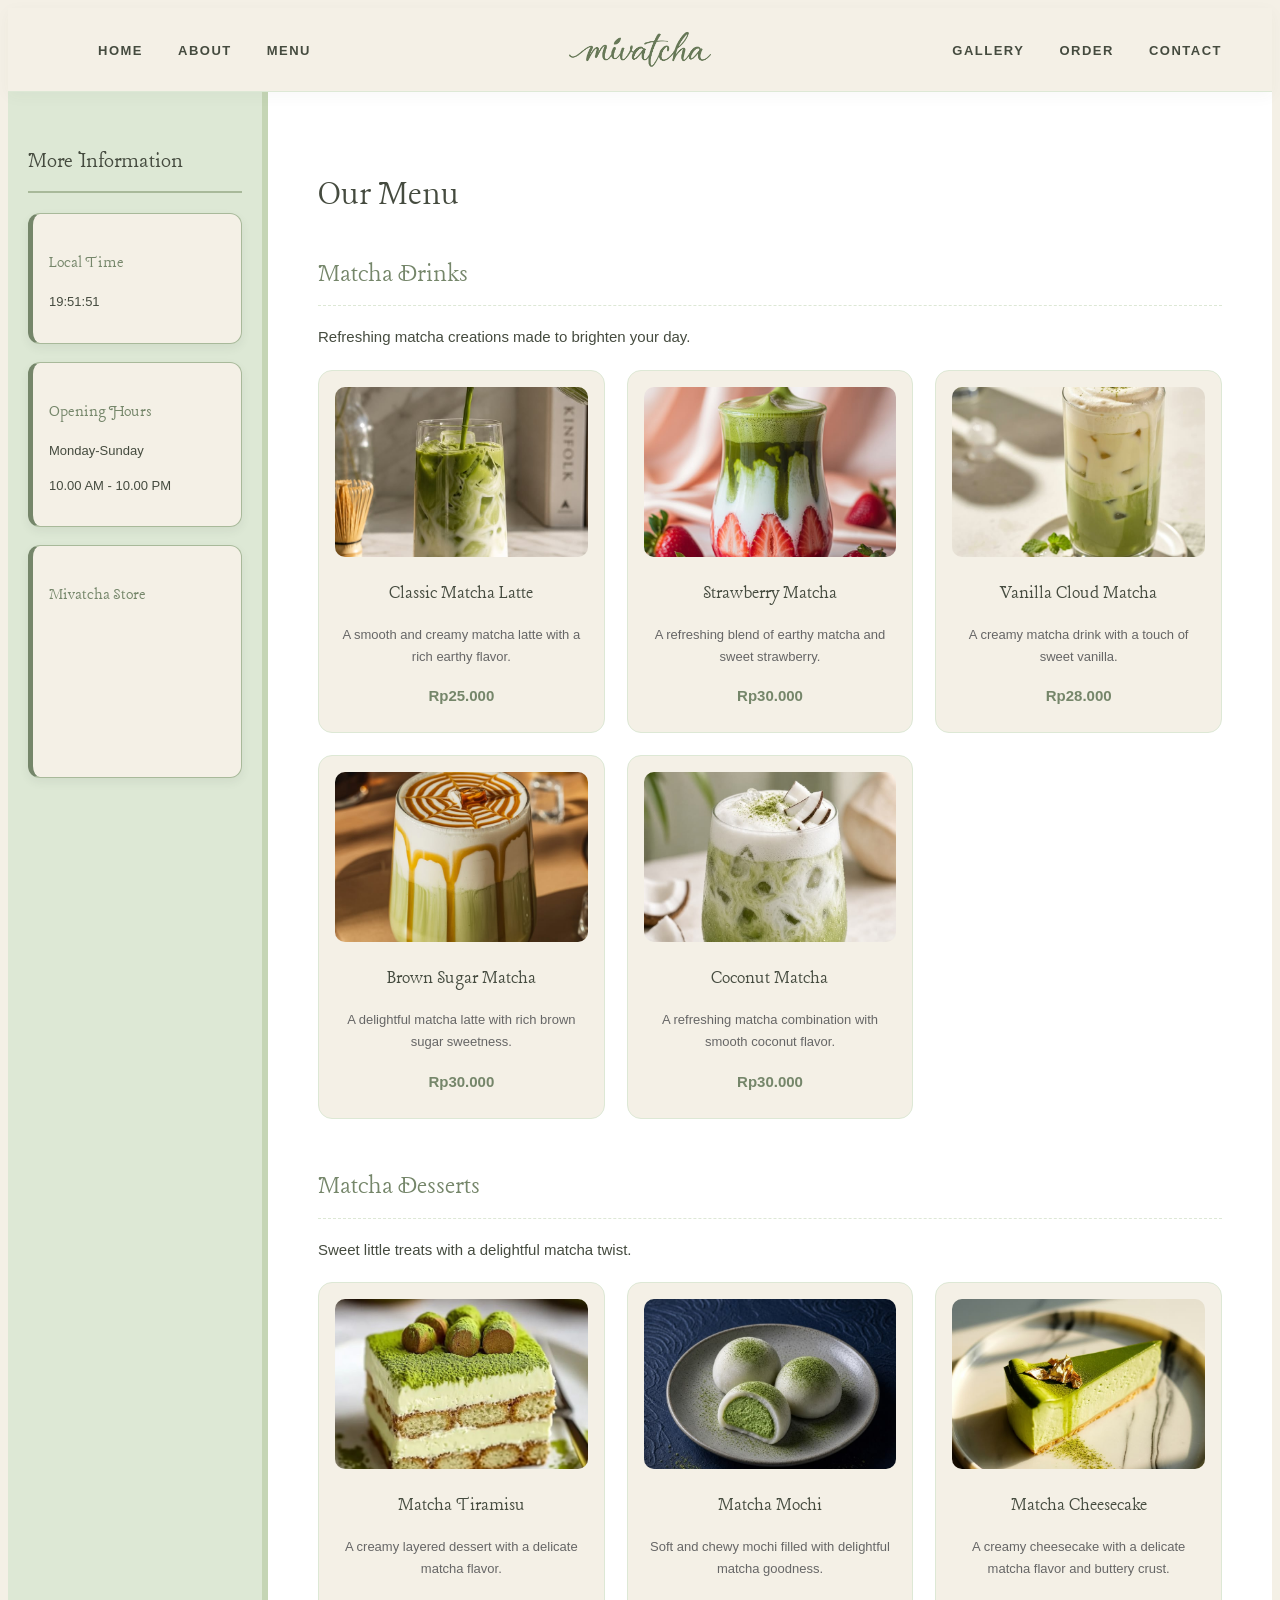
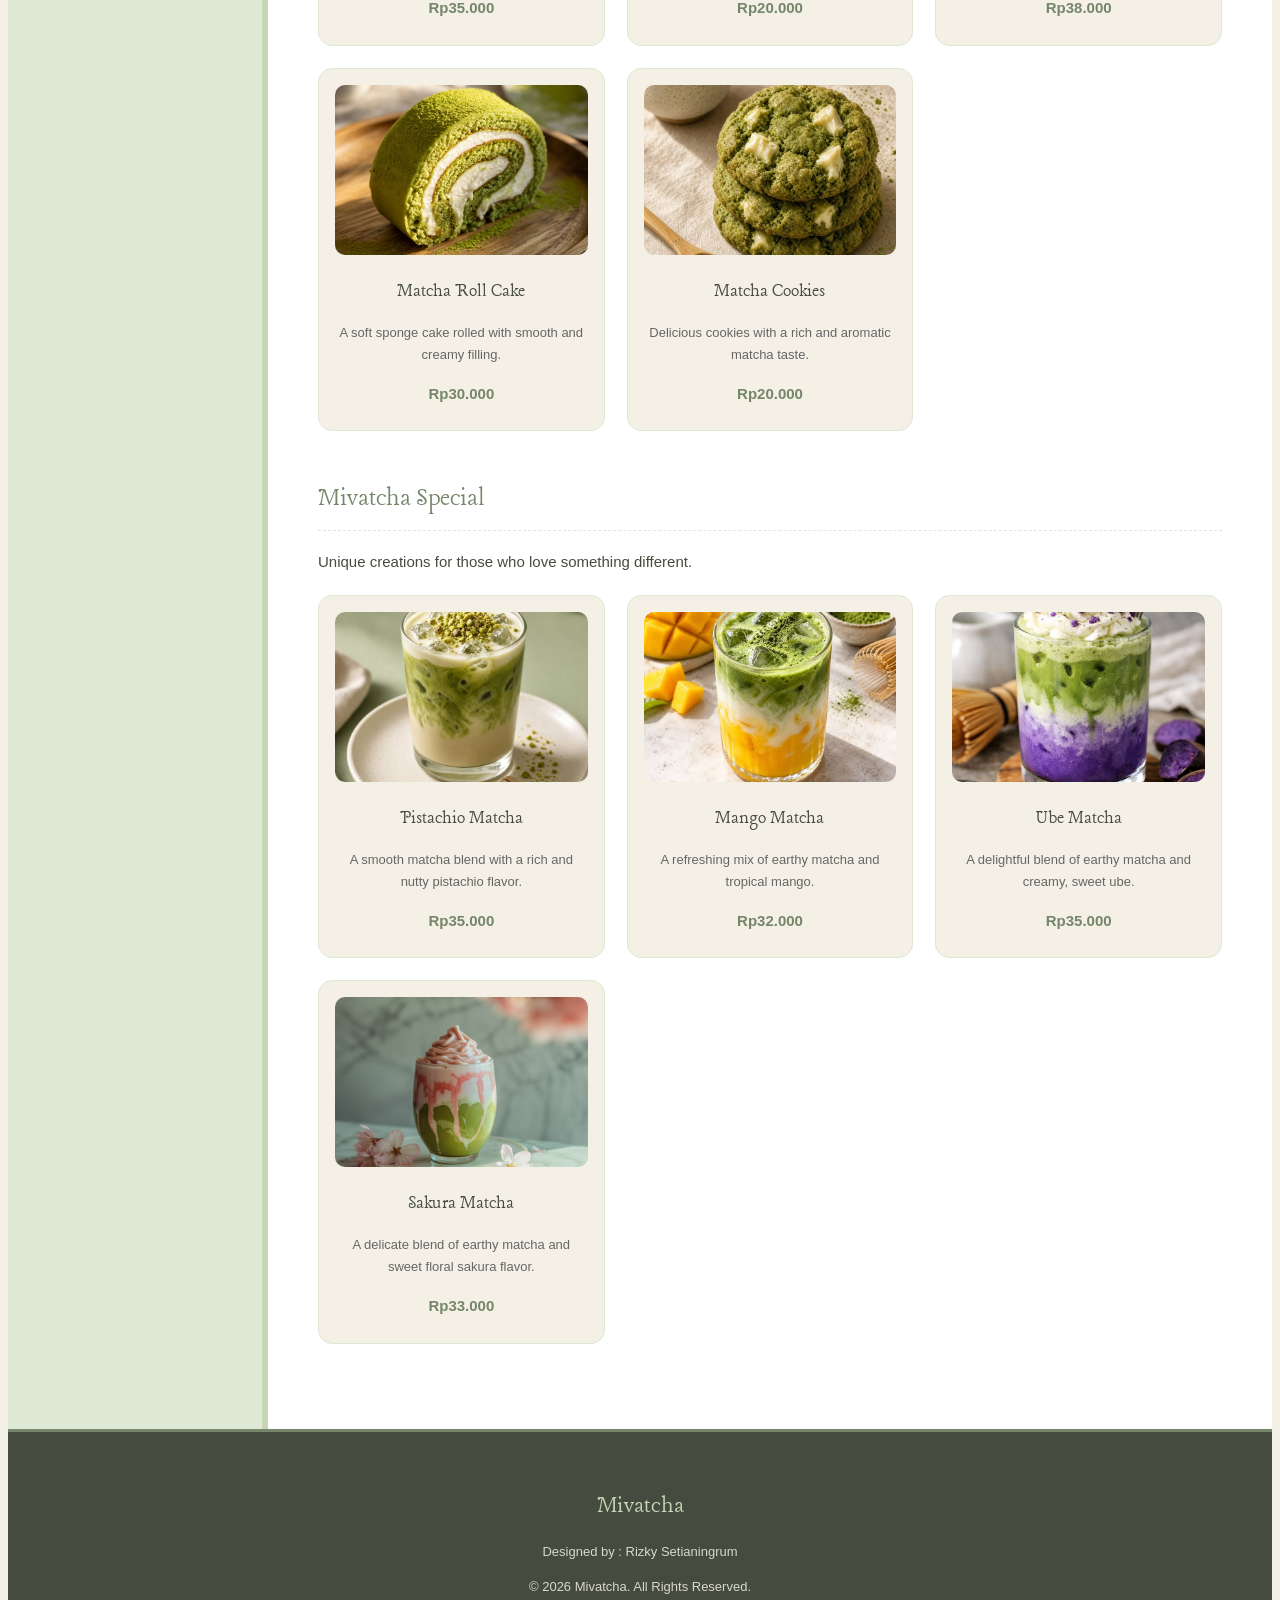
<file: menu.html>
<!DOCTYPE html>
<html lang="en">
<head>
    <meta charset="UTF-8">
    <meta name="viewport" content="width=device-width, initial-scale=1.0">
    <title>Menu | Mivatcha</title>
    <link rel="icon" href="images/logo m.png">
    <link rel="stylesheet" href="style.css">
    <link rel="stylesheet" href="https://fonts.googleapis.com/css?family=lancelot">
</head>
<body> 
    <!-- header -->
<header class="header">
    <nav class="navigasi-kiri">
        <ul>
            <li><a href="index.html">Home</a></li>
            <!-- dropdown about -->
            <li class="dropdown">
                <a href="about.html" class="dropbtn">About</a>
                <ul class="dropdown-content">
                    <li><a href="about.html#profile">About Mivatcha</a></li>
                    <li><a href="about.html#story">Our Story</a></li>
                    <li><a href="about.html#vision-mission">Vision & Mision</a></li>
                    <li><a href="about.html#goals">Goals</a></li>
                    <li><a href="about.html#team">Our Team</a></li>
                </ul>
            </li>

            <li><a href="menu.html">Menu</a></li>
        </ul>
    </nav>

    <div class="logo-container">
        <img src="images/Logo Kaligrafi Sage “mivatcha”.png" alt="Logo Mivatcha" class="logo-img">
    </div>

    <nav class="navigasi-kanan">
        <ul>
            <li><a href="gallery.html">Gallery</a></li>
            <li><a href="order.html">Order</a></li>
            <li><a href="contact.html">Contact</a></li>
        </ul>
    </nav>
</header>
<!-- sidebar -->
<aside class="sidebar">
    
    <h2>More Information</h2>

    <div class="clock-widget">
        <h3>Local Time</h3>
        <p id="digital-clock">00:00:00</p>
    </div>

    <div class="opening-hours">
        <h3>Opening Hours</h3>
        <p>Monday-Sunday</p>
        <p>10.00 AM - 10.00 PM</p>
    </div>

    <div class="youtube-video">
    <h3>Mivatcha Store</h3>
    <iframe src="https://www.youtube.com/embed/vztBQf_kU1M?si=RhCU1Ooqr7WZNze2" title="YouTube video player" frameborder="0" allow="accelerometer; autoplay; clipboard-write; encrypted-media; gyroscope; picture-in-picture; web-share" referrerpolicy="strict-origin-when-cross-origin" allowfullscreen></iframe>
</div>
</aside>

<main class="main-content">
    <!-- matcha drink section -->
<section class="menu-kategori">
    <h1>Our Menu</h1>
    <h2>Matcha Drinks</h2>
    <p>Refreshing matcha creations made to brighten your day.</p>

    <div class="product-container">

        <div class="product-card">
            <img src="images/Classic Matcha Latte.jpg" alt="Classic Matcha Latte">
            <h3>Classic Matcha Latte</h3>
            <p>A smooth and creamy matcha latte with a rich earthy flavor.</p>
            <p class="price">Rp25.000</p>
        </div>

        <div class="product-card">
            <img src="images/matchae berry.jpg" alt="Strawberry Matcha">
            <h3>Strawberry Matcha</h3>
            <p>A refreshing blend of earthy matcha and sweet strawberry.</p>
            <p class="price">Rp30.000</p>
        </div>

        <div class="product-card">
            <img src="images/Vanilla Cloud Matcha.jpg" alt="Vanilla Cloud Matcha">
            <h3>Vanilla Cloud Matcha</h3>
            <p>A creamy matcha drink with a touch of sweet vanilla.</p>
            <p class="price">Rp28.000</p>
        </div>

        <div class="product-card">
            <img src="images/Brown Sugar Matcha.jpg" alt="Brown Sugar Matcha">
            <h3>Brown Sugar Matcha</h3>
            <p>A delightful matcha latte with rich brown sugar sweetness.</p>
            <p class="price">Rp30.000</p>
        </div>

        <div class="product-card">
            <img src="images/Coconut Matcha.jpg" alt="Coconut Matcha">
            <h3>Coconut Matcha</h3>
            <p>A refreshing matcha combination with smooth coconut flavor.</p>
            <p class="price">Rp30.000</p>
        </div>
    </div>
</section>

        <!-- matcha desserts section -->
    <section class="menu-kategori">
        <h2>Matcha Desserts</h2>
        <p>Sweet little treats with a delightful matcha twist.</p>

    <div class="product-container">

        <div class="product-card">
            <img src="images/Matcha Tiramisu.jpg" alt="Matcha Tiramisu">
            <h3>Matcha Tiramisu</h3>
            <p>A creamy layered dessert with a delicate matcha flavor.</p>
            <p class="price">Rp35.000</p>
        </div>

        <div class="product-card">
            <img src="images/Matcha Mochi.jpg" alt="Matcha Mochi">
            <h3>Matcha Mochi</h3>
            <p>Soft and chewy mochi filled with delightful matcha goodness.</p>
            <p class="price">Rp20.000</p>
        </div>

        <div class="product-card">
            <img src="images/matcha cheesecake.jpg" alt="Matcha Cheesecake">
            <h3>Matcha Cheesecake</h3>
            <p>A creamy cheesecake with a delicate matcha flavor and buttery crust.</p>
            <p class="price">Rp38.000</p>
        </div>

        <div class="product-card">
            <img src="images/roll matcha cake.jpg" alt="Matcha Cake">
            <h3>Matcha Roll Cake</h3>
            <p>A soft sponge cake rolled with smooth and creamy filling.</p>
            <p class="price">Rp30.000</p>
        </div>

        <div class="product-card">
            <img src="images/matcha cookies.jpg" alt="Matcha Cookies">
            <h3>Matcha Cookies</h3>
            <p>Delicious cookies with a rich and aromatic matcha taste.</p>
            <p class="price">Rp20.000</p>
        </div>
    </div>
</section>

    <!-- mivatcha spesial section -->
     <section class="menu-kategori">
        <h2>Mivatcha Special</h2>
        <p>Unique creations for those who love something different.</p>

    <div class="product-container">

        <div class="product-card">
            <img src="images/pistachio matcha.jpg" alt="Pistachio Matcha">
            <h3>Pistachio Matcha</h3>
            <p>A smooth matcha blend with a rich and nutty pistachio flavor.</p>
            <p class="price">Rp35.000</p>
        </div>

        <div class="product-card">
            <img src="images/mango matcha.jpg" alt="Mango Matcha">
            <h3>Mango Matcha</h3>
            <p>A refreshing mix of earthy matcha and tropical mango.</p>
            <p class="price">Rp32.000</p>
        </div>

        <div class="product-card">
            <img src="images/ube best seller.jpg" alt="Ube Matcha">
            <h3>Ube Matcha</h3>
            <p>A delightful blend of earthy matcha and creamy, sweet ube.</p>
            <p class="price">Rp35.000</p>
        </div>

        <div class="product-card">
            <img src="images/sakura matcha.jpg" alt="Sakura Matcha">
            <h3>Sakura Matcha</h3>
            <p>A delicate blend of earthy matcha and sweet floral sakura flavor.</p>
            <p class="price">Rp33.000</p>
        </div>
        </div>
    </section>
    
    </div>
</section>

</div>
</section>
</main>

<!-- footer -->
 <footer>
    <div class="footer-content">
        <h2>Mivatcha</h2>
        <p>Designed by : Rizky Setianingrum</p>
        <p>&copy; 2026 Mivatcha. All Rights Reserved.</p>
    </div>
</footer>

<script src="script.js"></script>
</body>
</html>
</file>
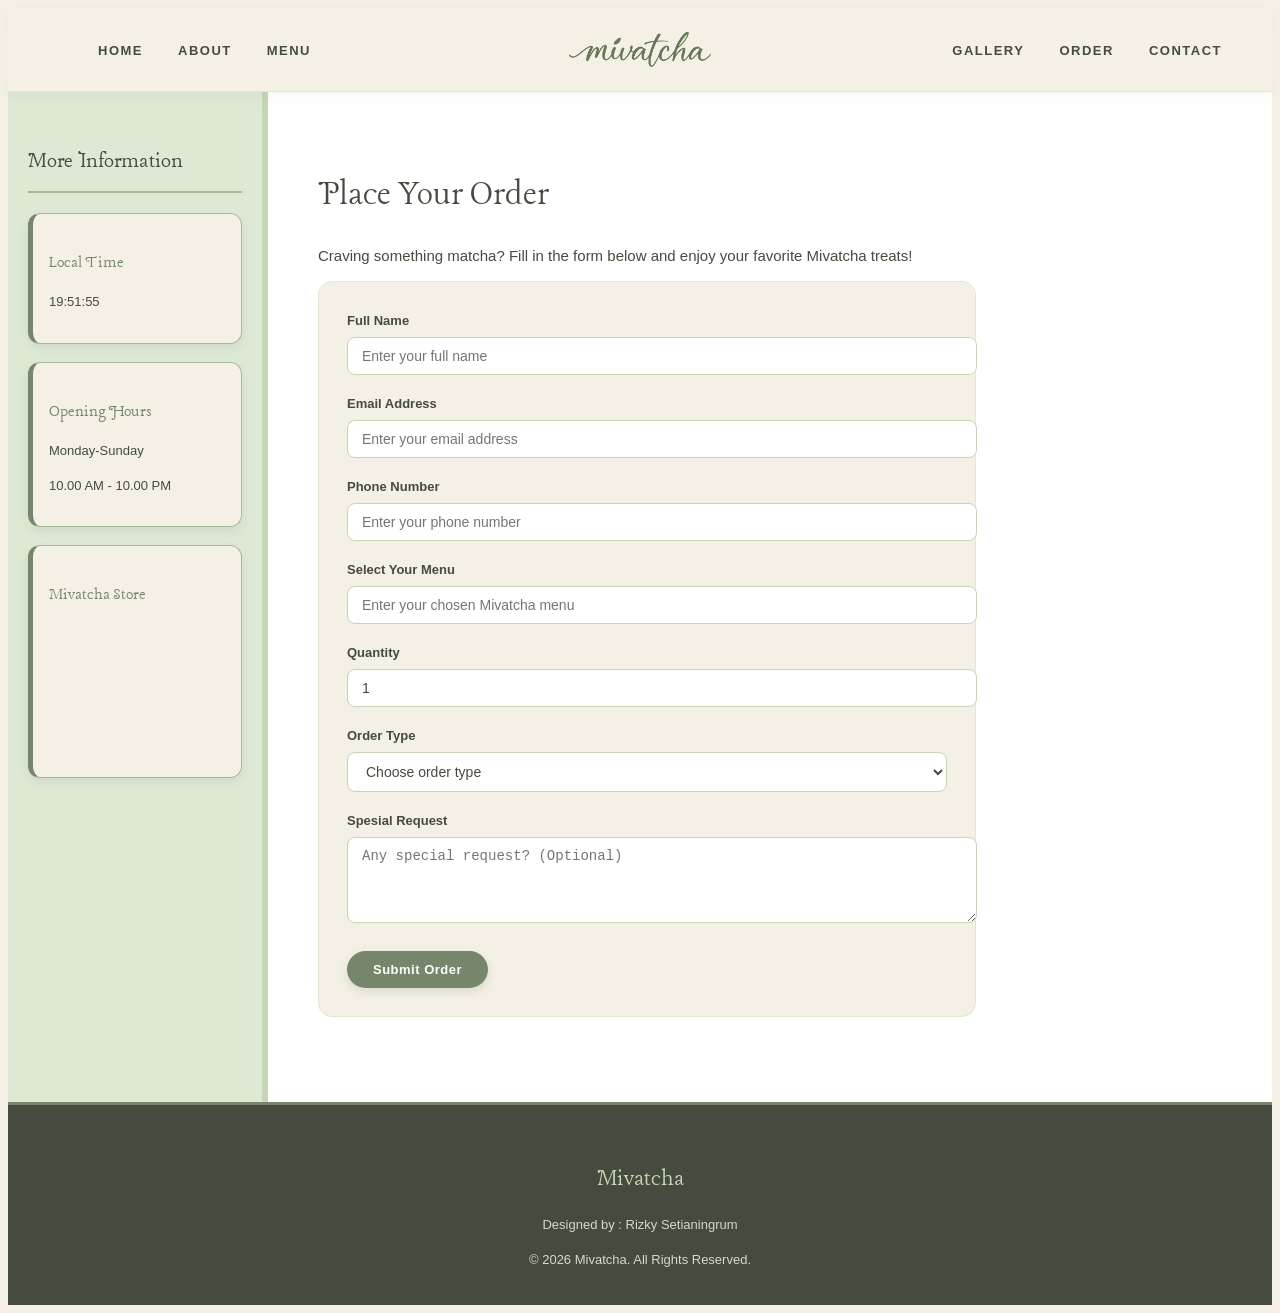
<file: order.html>
<!DOCTYPE html>
<html lang="en">
<head>
    <meta charset="UTF-8">
    <meta name="viewport" content="width=device-width, initial-scale=1.0">
    <title>Order | Mivatcha</title>
    <link rel="icon" href="images/logo m.png">
    <link rel="stylesheet" href="style.css">
    <link rel="stylesheet" href="https://fonts.googleapis.com/css?family=lancelot">
</head>
<body> 
    <!-- header -->
<header class="header">
    <nav class="navigasi-kiri">
        <ul>
            <li><a href="index.html">Home</a></li>
            <!-- dropdown about -->
            <li class="dropdown">
                <a href="about.html" class="dropbtn">About</a>
                <ul class="dropdown-content">
                    <li><a href="about.html#profile">About Mivatcha</a></li>
                    <li><a href="about.html#story">Our Story</a></li>
                    <li><a href="about.html#vision-mission">Vision & Mision</a></li>
                    <li><a href="about.html#goals">Goals</a></li>
                    <li><a href="about.html#team">Our Team</a></li>
                </ul>
            </li>

            <li><a href="menu.html">Menu</a></li>
        </ul>
    </nav>

    <div class="logo-container">
        <img src="images/Logo Kaligrafi Sage “mivatcha”.png" alt="Logo Mivatcha" class="logo-img">
    </div>

    <nav class="navigasi-kanan">
        <ul>
            <li><a href="gallery.html">Gallery</a></li>
            <li><a href="order.html">Order</a></li>
            <li><a href="contact.html">Contact</a></li>
        </ul>
    </nav>
</header>
<!-- sidebar -->
<aside class="sidebar">
    
    <h2>More Information</h2>

    <div class="clock-widget">
        <h3>Local Time</h3>
        <p id="digital-clock">00:00:00</p>
    </div>

    <div class="opening-hours">
        <h3>Opening Hours</h3>
        <p>Monday-Sunday</p>
        <p>10.00 AM - 10.00 PM</p>
    </div>

    <div class="youtube-video">
    <h3>Mivatcha Store</h3>
    <iframe src="https://www.youtube.com/embed/vztBQf_kU1M?si=RhCU1Ooqr7WZNze2" title="YouTube video player" frameborder="0" allow="accelerometer; autoplay; clipboard-write; encrypted-media; gyroscope; picture-in-picture; web-share" referrerpolicy="strict-origin-when-cross-origin" allowfullscreen></iframe>
</div>
</aside>

<main class="main-content">
    <section class="registration-section">
        <h1>Place Your Order</h1>
        <p>Craving something matcha? Fill in the form below and enjoy your favorite Mivatcha treats!</p>
        <form class="order-form" action="#" method="post">
            <div class="form-group">
                <label for="fullname">Full Name</label>
                <input type="text" id="fullname" name="fullname" placeholder="Enter your full name" required>
            </div>

            <div class="form-group">
                <label for="email">Email Address</label>
                <input type="email" id="email" name="email" placeholder="Enter your email address" required>
            </div>

            <div class="form-group">
                <label for="phone">Phone Number</label>
                <input type="phone" id="phone" name="fullname" placeholder="Enter your phone number" required>
            </div>

            <div class="form-group">
                <label for="menu">Select Your Menu</label>
                <input type="text" id="menu" name="menu" placeholder="Enter your chosen Mivatcha menu" required>
            </div>

            <div class="form-group">
                <label for="quantity">Quantity</label>
                <input type="number" id="quantity" name="quantity" min="1" value="1" required>
            </div>

            <div class="form-group">
                <label for="order-type">Order Type</label>
                <select id="order-type" name="order-type" required>
                    <option value="">Choose order type</option>
                    <option value="dine-in">Dine In</option>
                    <option value="take-away">Take Away</option>
                </select>
            </div>

            <div class="form-group">
                <label for="request">Spesial Request</label>
                <textarea id="request" name="request" rows="4" placeholder="Any special request? (Optional)"></textarea>
            </div>

            <button type="submit">Submit Order</button>
        </form>
    </section>
</main>

<!-- footer -->
 <footer>
    <div class="footer-content">
        <h2>Mivatcha</h2>
        <p>Designed by : Rizky Setianingrum</p>
        <p>&copy; 2026 Mivatcha. All Rights Reserved.</p>
    </div>
</footer>

<script src="script.js"></script>
</body>
</html>
</file>
<file: style.css>
/* Palette: */
   - Soft Cream: #F4F0E6
   - Deep Olive: #454b3f
   - Olive Sage: #75866a
   - Soft Sage:  #A8B99A
   - Pastel Matcha: #C5D5B5
   - Light Mint: #DDE8D5

* {
    margin: 0;
    padding: 0;
    box-sizing: border-box;
}

body {
    font-family: 'Arial', sans-serif;
    background-color: #F4F0E6;
    color: #454B3F;
    line-height: 1.7;
    min-height: 100vh;
    display: grid;
    grid-template-columns: 260px 1fr;
    grid-template-rows: auto 1fr auto;
    grid-template-areas:
        "header header"
        "sidebar main"
        "footer footer";
}

h1, h2, h3, .brand-title {
    font-family: 'Lancelot', serif;
    font-weight: 400;
}

a {
    text-decoration: none;
    color: inherit;
    transition: all 0.3s ease;
}

img {
    max-width: 100%;
    height: auto;
    display: block;
    object-fit: cover;
}

/* header & logo */
.header {
    grid-area: header;
    background-color:#F4F0E6;
    border-bottom: 1px solid #DDE8D5;
    padding: 12px 50px;
    display: flex;
    justify-content: space-between;
    align-items: center;
    box-shadow: 0 4px 15px rgba(69, 75, 63, 0.04);
    position: sticky;
    top: 0;
    z-index: 100;
}

/* Navigasi Kiri & Kanan */
.navigasi,
.navigasi-kiri,
.navigasi-kanan {
    flex: 1;
}

.navigasi-kiri ul {
    display: flex;
    justify-content: flex-start;
    gap: 35px; 
    list-style: none;
    margin-right: 25px; 
}

.navigasi-kanan ul {
    display: flex;
    justify-content: flex-end;
    gap: 35px; 
    list-style: none;
    margin-left: 25px; 
}


.navigasi ul {
    display: flex;
    justify-content: space-around;
    list-style: none;
}

.navigasi ul li a,
.navigasi-kiri ul li a,
.navigasi-kanan ul li a {
    font-size: 13px;
    font-weight: 600;
    text-transform: uppercase;
    letter-spacing: 1.5px;
    color: #454B3F;
    position: relative;
    padding: 5px 0;
}

.navigasi ul li a::after,
.navigasi-kiri ul li a::after,
.navigasi-kanan ul li a::after {
    content: '';
    position: absolute;
    bottom: 0;
    left: 0;
    width: 0%;
    height: 2px;
    background-color: #75866A;
    transition: width 0.3s ease;
}

.navigasi ul li a:hover::after,
.navigasi-kiri ul li a:hover::after,
.navigasi-kanan ul li a:hover::after {
    width: 100%;
}

.navigasi ul li a:hover,
.navigasi-kiri ul li a:hover,
.navigasi-kanan ul li a:hover {
    color: #75866A;
}

.navigasi-kiri ul li.dropdown,
li.dropdown {
    position: relative !important;
}

.dropdown {
    position: relative;
    display: inline-block;
}

li.dropdown {
    position: relative !important;
}

.dropdown-content::before {
    content: '';
    position: absolute;
    top: -15px;
    left: 0;
    width: 100%;
    height: 15px;
    background: transparent;
}

.dropdown-content {
    display: none !important;
    position: absolute !important;
    top: 100% !important;
    left: 0 !important;
    background-color: #F4F0E6 !important;
    min-width: 210px !important;
    padding: 8px 0 !important;
    margin: 0 !important;
    border-radius: 12px !important;
    border: 1px solid #DDE8D5 !important;
    box-shadow: 0 10px 25px rgba(69, 75, 63, 0.15) !important;
    z-index: 99999 !important;
    list-style: none !important;
    flex-direction: column !important;
}

/* Teks dan Tombol Sub-Menu */
.dropdown-content li {
    display: block !important;
    width: 100% !important;
}

.dropdown-content li a {
    display: block !important;
    padding: 10px 18px !important;
    color: #454B3F !important;
    font-size: 13px !important;
    font-weight: 600 !important;
    text-transform: capitalize !important;
    white-space: nowrap !important;
    border-bottom: 1px solid rgba(221, 232, 213, 0.4) !important;
    transition: all 0.2s ease !important;
}

.dropdown-content li:last-child a {
    border-bottom: none !important;
}

.dropdown-content li a:hover {
    background-color: #DDE8D5 !important;
    color: #75866A !important;
    padding-left: 22px !important;
}

li.dropdown:hover > .dropdown-content,
.dropdown-content:hover {
    display: flex !important;
}

.logo-container {
    display: flex;
    flex-direction: column;
    align-items: center;
    justify-content: center;
    flex-shrink: 0;
}

.logo-img {
    height: 48px;
    width: auto;
    object-fit: contain;
}

.logo-container h1,
.logo-container .brand-title {
    font-size: 22px;
    color: #454B3F;
    margin-top: -2px;
    line-height: 1;
}

.logo-container p {
    display: none; 
}

/* 3. Sidebar Styles */
.sidebar {
    grid-area: sidebar;
    background-color:#DDE8D5;
    padding: 30px 20px;
    border-right: 6px solid #C5D5B5;
}

.sidebar h2 {
    font-size: 24px;
    color: #454B3F;
    margin-bottom: 20px;
    border-bottom: 2px solid #A8B99A;
    padding-bottom: 8px;
}

.sidebar h3 {
    font-size: 18px;
    color: #75866A;
    margin-bottom: 6px;
}

.sidebar p {
    font-size: 13px;
    color: #454B3F;
}

.sidebar div {
    background-color: #F4F0E6;
    padding: 16px;
    border-radius: 12px;
    margin-bottom: 18px;
    border: 1.5px solid #A8B99A; 
    border-left: 5px solid #75866A;
    box-shadow: 0 4px 10px rgba(69, 75, 63, 0.08);
    transition: transform 0.3s ease, box-shadow 0.3s ease;
}
.youtube-video {
    background-color: #F4F0E6;
    padding: 16px;
    border-radius: 12px;
    border: 1.5px solid #A8B99A;
    border-left: 5px solid #75866A;
    box-shadow: 0 4px 10px rgba(69, 75, 63, 0.08);
    margin-bottom: 18px;
}

.youtube-video h3 {
    font-size: 18px;
    color: #75866A;
    margin-bottom: 10px;
}

.youtube-video iframe {
    width: 100%;
    height: 140px; 
    border-radius: 8px;
    border: none;
    display: block;
}
/* main content */
.main-content {
    grid-area: main;
    background-color: #ffffff;
    padding: 40px 50px;
}

.main-content section {
    margin-bottom: 45px;
}

.main-content h1 {
    font-size: 38px;
    color: #454B3F;
    margin-bottom: 15px;
}

.main-content h2 {
    font-size: 28px;
    color: #75866A;
    margin-bottom: 18px;
    border-bottom: 1px dashed #DDE8D5;
    padding-bottom: 6px;
}

.main-content p {
    font-size: 15px;
    color: #454B3F;
    margin-bottom: 12px;
}

/* Hero Section */
.hero {
    position: relative;
    width: 100%;
    margin: -35px -45px 30px -45px; 
    padding: 60px 45px;
    border-radius: 0;
    overflow: hidden;
    display: flex;
    align-items: center;
    background-color: transparent; 
}

/* Layer Gambar Background Transparan */
.hero::before {
    content: '';
    position: absolute;
    top: 0;
    left: 0;
    width: 100%;
    height: 100%;
    background-image: url('images/hero-matcha.jpg'); /* Lokasi file gambar matcha kamu */
    background-size: cover;
    background-position: center;
    opacity: 0.35; /* KETERANGAN: Ubah angka ini (0.1 - 0.9) untuk mengatur tingkat transparansi */
    z-index: 1;
}

.hero-text {
    position: relative;
    z-index: 2;
    max-width: 600px;
}

.hero-text .subtitle {
    font-size: 14px;
    letter-spacing: 2px;
    text-transform: uppercase;
    color: #75866A;
    font-weight: bold;
}

.hero-text h1 {
    font-size: 46px;
    color: #454B3F;
    line-height: 1.2;
    margin: 12px 0;
}

.hero-text p {
    font-size: 16px;
    color: #454B3F;
    margin-bottom: 20px;
}

.button-secondary {
    background-color: transparent !important;
    color: #75866A !important;
    border: 2px solid #75866A !important;
    box-shadow: none !important;
}

.button-secondary:hover {
    background-color: #75866A !important;
    color: #ffffff !important;
}

/* Buttons */
.button, 
a.button,
button[type="submit"] {
    display: inline-block;
    background-color: #75866A;
    color: #ffffff !important;
    padding: 11px 26px;
    border-radius: 25px;
    font-size: 13px;
    font-weight: bold;
    letter-spacing: 0.5px;
    border: none;
    cursor: pointer;
    box-shadow: 0 4px 10px rgba(117, 134, 106, 0.2);
    margin-right: 10px;
    margin-top: 10px;
}

.button:hover,
a.button:hover,
button[type="submit"]:hover {
    background-color: #454B3F;
    transform: translateY(-2px);
    box-shadow: 0 6px 14px rgba(69, 75, 63, 0.2);
}

.product-container {
    display: grid;
    grid-template-columns: repeat(auto-fill, minmax(210px, 1fr));
    gap: 22px;
    margin-top: 20px;
}

.product-card {
    background-color: #F4F0E6;
    border-radius: 14px;
    padding: 16px;
    text-align: center;
    border: 1px solid #DDE8D5;
    transition: transform 0.3s ease, box-shadow 0.3s ease;
}

.product-card:hover {
    transform: translateY(-4px);
    box-shadow: 0 8px 18px rgba(69, 75, 63, 0.08);
    background-color: #ffffff;
    border-color: #C5D5B5;
}

.product-card img {
    width: 100%;
    height: 170px;
    border-radius: 10px;
    margin-bottom: 12px;
}

.product-card h3 {
    font-size: 20px;
    color: #454B3F;
    margin-bottom: 6px;
}

.product-card p {
    font-size: 13px;
    color: #666;
    margin-bottom: 8px;
}

.product-card .price {
    font-weight: bold;
    color: #75866A;
    font-size: 15px;
}

.gallery-container {
    display: grid;
    grid-template-columns: repeat(auto-fill, minmax(220px, 1fr));
    gap: 20px;
    margin-top: 15px;
}

.gallery-item {
    background-color: #F4F0E6;
    border-radius: 12px;
    overflow: hidden;
    text-align: center;
    padding-bottom: 10px;
}

.gallery-item img {
    width: 100%;
    height: 190px;
    transition: transform 0.3s ease;
}

.gallery-item:hover img {
    transform: scale(1.03);
}

.gallery-item h3 {
    font-size: 18px;
    color: #454B3F;
    margin-top: 8px;
}

form {
    max-width: 600px;
    background: #F4F0E6;
    padding: 28px;
    border-radius: 14px;
    border: 1px solid #DDE8D5;
}

.form-group {
    margin-bottom: 18px;
    display: flex;
    flex-direction: column;
}

.form-group label {
    font-size: 13px;
    font-weight: bold;
    color: #454B3F;
    margin-bottom: 5px;
}

.form-group input,
.form-group select,
.form-group textarea {
    width: 100%;
    padding: 10px 14px;
    border: 1px solid #C5D5B5;
    border-radius: 8px;
    font-size: 14px;
    background-color: #ffffff;
    color: #454B3F;
    outline: none;
    transition: border-color 0.3s ease;
}

.form-group input:focus,
.form-group select:focus,
.form-group textarea:focus {
    border-color: #75866A;
    box-shadow: 0 0 0 3px rgba(117, 134, 106, 0.15);
}

.organization {
    display: grid;
    grid-template-columns: repeat(auto-fill, minmax(180px, 1fr));
    gap: 18px;
    margin-top: 15px;
}

.team-member {
    background: #F4F0E6;
    padding: 18px;
    border-radius: 12px;
    text-align: center;
    border-left: 4px solid #75866A;
}

.team-member h3 {
    font-size: 19px;
    color: #454B3F;
}

.team-member p {
    font-size: 13px;
    color: #75866A;
    margin-bottom: 0;
}

/* Footer */
footer {
    grid-area: footer;
    background-color: #454B3F;
    color: #F4F0E6;
    text-align: center;
    padding: 30px 20px;
    border-top: 3px solid #75866A;
}

.footer-content h2 {
    font-size: 26px;
    color: #C5D5B5;
    margin-bottom: 5px;
}

.footer-content p {
    font-size: 13px;
    opacity: 0.85;
    margin-bottom: 4px;
}

@media (max-width: 900px) {
    body {
        grid-template-columns: 1fr;
        grid-template-areas:
            "header"
            "main"
            "sidebar"
            "footer";
    }

    .header {
        flex-direction: column;
        gap: 15px;
        padding: 20px;
    }

    .navigasi-kiri ul,
    .navigasi-kanan ul {
        justify-content: center;
        padding: 0;
        gap: 20px;
    }

    .hero {
        flex-direction: column;
        text-align: center;
    }

    .main-content {
        padding: 25px 20px;
    }

    .sidebar {
        border-right: none;
        border-top: 1px solid #C5D5B5;
    }
}

/* artikel section */
.articles-section {
    margin-top: 50px;
    margin-bottom: 30px;
}

.articles-section h2 {
    font-family: 'Lancelot', serif;
    font-size: 32px;
    color: #454B3F;
    margin-bottom: 6px;
}

.articles-subtitle {
    font-size: 14px;
    color: #75866A;
    margin-bottom: 24px;
}

.articles-container {
    display: grid;
    grid-template-columns: repeat(auto-fit, minmax(220px, 1fr));
    gap: 20px;
}

.article-card {
    background-color: #F4F0E6;
    border: 1px solid #DDE8D5;
    border-radius: 12px;
    padding: 16px;
    display: flex;
    flex-direction: column;
    justify-content: space-between;
    transition: transform 0.2s ease, box-shadow 0.2s ease;
}

.article-card:hover {
    transform: translateY(-4px);
    box-shadow: 0 8px 20px rgba(69, 75, 63, 0.1);
}

.article-card img {
    width: 100%;
    height: 140px;
    object-fit: cover;
    border-radius: 8px;
    margin-bottom: 12px;
}

.article-card h3 {
    margin: 0 0 8px 0;
    line-height: 1.3;
}

.article-card h3 a {
    font-size: 16px;
    color: #454B3F;
    text-decoration: none;
    font-weight: bold;
    transition: color 0.2s ease;
}

.article-card h3 a:hover {
    color: #75866A;
}

.article-card p {
    font-size: 13px;
    color: #666;
    line-height: 1.5;
    margin-bottom: 16px;
}

.read-more {
    font-size: 13px;
    font-weight: bold;
    color: #75866A;
    text-decoration: none;
    transition: color 0.2s ease;
}

.read-more:hover {
    color: #454B3F;
    text-decoration: underline;
}

.full-article h2 {
    font-size: 20px;
    color: #75866A; 
    margin: 24px 0 10px 0;
}

.full-article p {
    font-size: 14.5px;
    line-height: 1.7;
    color: #454B3F; 
    margin-bottom: 14px;
}

.full-article strong {
    color: #454B3F;
}

.menu-card img,
.card img,
.best-seller-card img,
.menu-item img {
    width: 100% !important;
    height: 280px !important;           
    object-fit: cover !important;    
    object-position: center !important; 
    border-radius: 12px !important;  
}

.gallery-container img,
.gallery-card img,
.gallery-item img {
    width: 100% !important;
    height: 300px !important;     
    object-fit: cover !important;
    object-position: center !important;
    border-radius: 12px !important;
}

.menu-card,
.card,
.best-seller-card,
.gallery-card {
    display: flex !important;
    flex-direction: column !important;
    justify-content: space-between !important;
}
</file>
